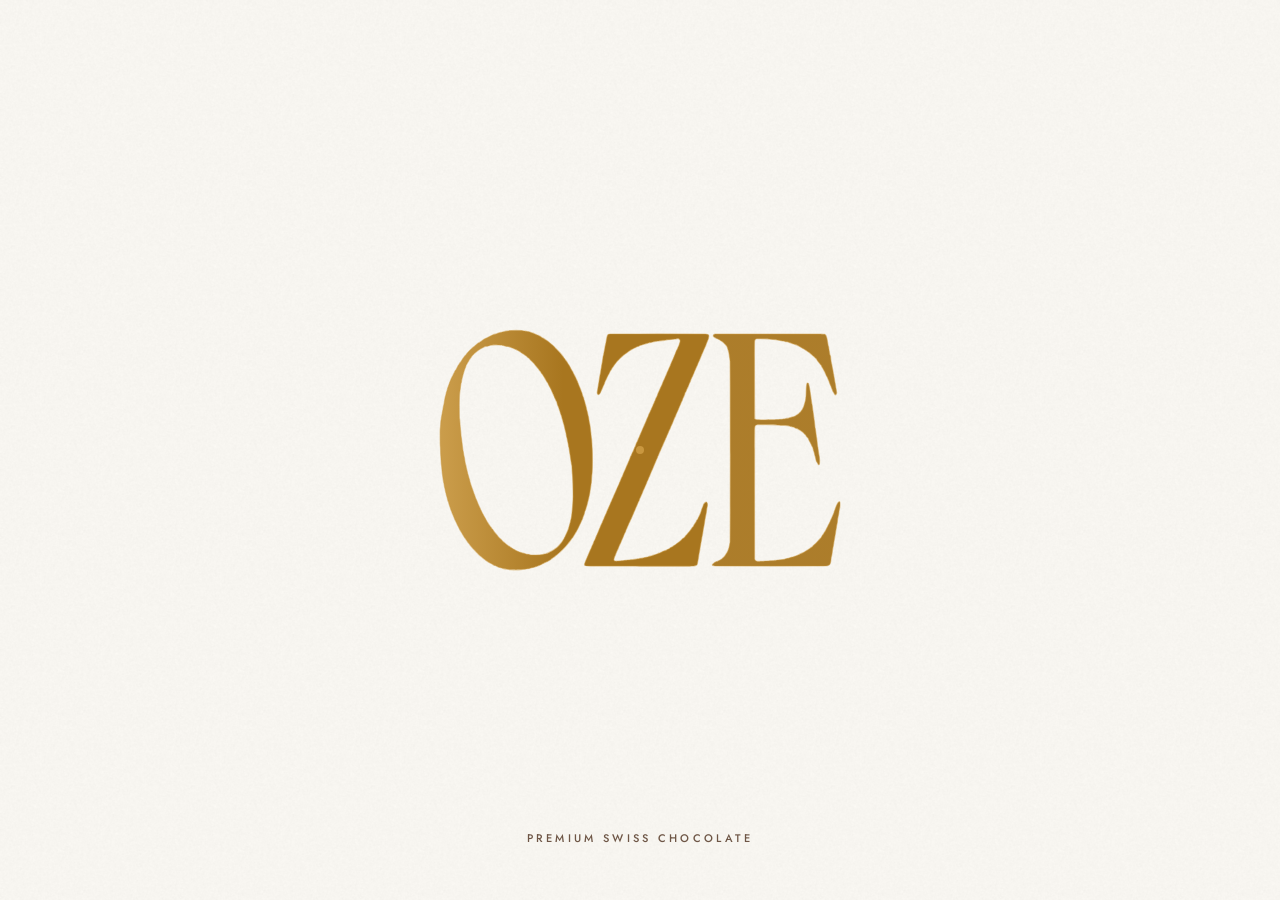
<file: index.html>
<!doctype html>
<html lang="en">
<head>
<meta charset="utf-8">
<meta name="viewport" content="width=device-width,initial-scale=1,viewport-fit=cover">
<title>OZE — Premium Swiss Chocolate · Riyadh</title>
<meta name="description" content="OZE — premium Swiss chocolate in Riyadh. Flavors, gift boxes and chocolate for weddings, engagements and every occasion. King Abdullah Rd, Al Mohammadiyyah.">
<meta name="theme-color" content="#FFFDF8">
<meta name="robots" content="index,follow,max-image-preview:large">
<link rel="canonical" href="https://oze-chocolate.vercel.app/">
<link rel="alternate" hreflang="en" href="https://oze-chocolate.vercel.app/">
<link rel="alternate" hreflang="ar" href="https://oze-chocolate.vercel.app/ar/">
<link rel="alternate" hreflang="x-default" href="https://oze-chocolate.vercel.app/">
<meta property="og:type" content="website">
<meta property="og:site_name" content="OZE">
<meta property="og:url" content="https://oze-chocolate.vercel.app/">
<meta property="og:title" content="OZE — Premium Swiss Chocolate · Riyadh">
<meta property="og:description" content="Premium Swiss chocolate in Riyadh. Flavors, gift boxes and chocolate for weddings and engagements. Working hours 1:00 PM – 11:00 PM, Friday 3:00 PM – 11:00 PM.">
<meta property="og:image" content="https://oze-chocolate.vercel.app/assets/img/og-image.png">
<meta property="og:image:width" content="1200">
<meta property="og:image:height" content="630">
<meta property="og:image:alt" content="OZE premium Swiss chocolate being poured">
<meta property="og:locale" content="en_US">
<meta property="og:locale:alternate" content="ar_SA">
<meta name="twitter:card" content="summary_large_image">
<meta name="twitter:title" content="OZE — Premium Swiss Chocolate · Riyadh">
<meta name="twitter:description" content="Premium Swiss chocolate in Riyadh for gifts, weddings and every occasion.">
<meta name="twitter:image" content="https://oze-chocolate.vercel.app/assets/img/og-image.png">
<link rel="icon" type="image/png" sizes="32x32" href="assets/img/icon-32.png">
<link rel="icon" type="image/png" sizes="192x192" href="assets/img/icon-192.png">
<link rel="apple-touch-icon" sizes="180x180" href="assets/img/icon-180.png">
<link rel="preload" href="assets/fonts/abril.woff2" as="font" type="font/woff2" crossorigin>
<link rel="preload" href="assets/fonts/jost.woff2" as="font" type="font/woff2" crossorigin>
<link rel="stylesheet" href="assets/styles.css">
<script type="application/ld+json">
{"@context":"https://schema.org","@graph":[
{"@type":"WebSite","@id":"https://oze-chocolate.vercel.app/#website","url":"https://oze-chocolate.vercel.app/","name":"OZE","alternateName":["أوز"],"inLanguage":["en","ar"],"publisher":{"@id":"https://oze-chocolate.vercel.app/#shop"}},
{"@type":"ChocolateShop","@id":"https://oze-chocolate.vercel.app/#shop","name":"OZE","alternateName":["أوز"],"url":"https://oze-chocolate.vercel.app/","logo":"https://oze-chocolate.vercel.app/assets/img/icon-512.png","image":"https://oze-chocolate.vercel.app/assets/img/pour-poster-d.jpg","description":"OZE is a premium Swiss chocolate shop in Riyadh. Handcrafted signature pieces, gift boxes, and chocolate for weddings, engagements, gatherings and gifts. Also known as أوز: شوكولاتة سويسرية فاخرة في الرياض.","telephone":"+966551004442","sameAs":["https://www.instagram.com/ozeksa"],"hasMap":"https://maps.app.goo.gl/UGUijWdSoDEHStFbA","geo":{"@type":"GeoCoordinates","latitude":24.7232009,"longitude":46.6520852},"address":{"@type":"PostalAddress","streetAddress":"King Abdullah Rd, Al Mohammadiyyah","addressLocality":"Riyadh","addressRegion":"Riyadh Province","addressCountry":"SA"},"areaServed":{"@type":"City","name":"Riyadh"},"contactPoint":{"@type":"ContactPoint","telephone":"+966551004442","contactType":"sales","areaServed":"SA","availableLanguage":["English","Arabic"]},"knowsLanguage":["English","Arabic"],"openingHoursSpecification":[{"@type":"OpeningHoursSpecification","dayOfWeek":["Saturday","Sunday","Monday","Tuesday","Wednesday","Thursday"],"opens":"13:00","closes":"23:00"},{"@type":"OpeningHoursSpecification","dayOfWeek":"Friday","opens":"15:00","closes":"23:00"}],"hasOfferCatalog":{"@type":"OfferCatalog","name":"OZE chocolates","itemListElement":[{"@type":"Offer","itemOffered":{"@type":"Product","name":"The OZE Seal","description":"Smooth milk chocolate with the red OZE seal on top."}},{"@type":"Offer","itemOffered":{"@type":"Product","name":"The Gilded Dome","description":"Chocolate dome covered in glossy ganache and finished with gold leaf."}},{"@type":"Offer","itemOffered":{"@type":"Product","name":"Cocoa Praline","description":"Hazelnut and caramel centre, dusted with gold and rolled in pure cocoa."}},{"@type":"Offer","itemOffered":{"@type":"Product","name":"Pistachio Kunafa","description":"Golden kunafa cups filled with pistachio cream, served beside white chocolate rose bites."}},{"@type":"Offer","itemOffered":{"@type":"Product","name":"Rose Kunafa","description":"Crisp kunafa wrapped around soft chocolate and finished with a touch of rose."}},{"@type":"Offer","itemOffered":{"@type":"Product","name":"The Crown","description":"Tall centrepiece of caramel shards and dark chocolate, made for the middle of the table."}}]}}
]}
</script>
</head>
<body>

<svg width="0" height="0" style="position:absolute" aria-hidden="true">
  <defs>
    <linearGradient id="ozeGold" x1="0" y1="1" x2="1" y2="0"><stop offset="0" stop-color="#A8761F"/><stop offset=".5" stop-color="#D3A655"/><stop offset="1" stop-color="#ECC987"/></linearGradient>
    <linearGradient id="ozeShine" gradientUnits="userSpaceOnUse" x1="-700" y1="0" x2="0" y2="0"><stop offset="0" stop-color="#A8761F"/><stop offset=".38" stop-color="#D3A655"/><stop offset=".5" stop-color="#FFF4D6"/><stop offset=".62" stop-color="#D3A655"/><stop offset="1" stop-color="#A8761F"/></linearGradient>
    <linearGradient id="ribbonGrad" x1="0" y1="0" x2="1" y2="1"><stop offset="0" stop-color="#F7E2B0"/><stop offset=".45" stop-color="#D3A655"/><stop offset="1" stop-color="#9C6B1C"/></linearGradient>
    <linearGradient id="ribbonDark" x1="0" y1="0" x2="0" y2="1"><stop offset="0" stop-color="#B8862F"/><stop offset="1" stop-color="#7A5214"/></linearGradient>
    <radialGradient id="wax" cx=".38" cy=".32" r=".8"><stop offset="0" stop-color="#FF5A5E"/><stop offset=".35" stop-color="#E3262F"/><stop offset=".8" stop-color="#A9111A"/><stop offset="1" stop-color="#7A0A10"/></radialGradient>
    <symbol id="oze-logo"></symbol>
  </defs>
</svg>

<!-- intro -->
<div class="intro" aria-hidden="true">
  <div class="intro__half intro__half--a"><svg class="intro__mark"></svg></div>
  <div class="intro__half intro__half--b"><svg class="intro__mark"></svg></div>
  <span class="intro__seam"></span>
  <div class="intro__meta label">Premium Swiss Chocolate</div>
</div>

<!-- header -->
<header class="header">
  <nav class="header__nav label" aria-label="Sections">
    <a href="#signatures" data-go="2">Flavors</a>
    <a href="#occasions" data-go="3">Occasions</a>
    <a href="#bespoke" data-go="4">Bespoke</a>
    <a href="#contact" data-go="5">Contact</a>
  </nav>
  <a href="#home" class="header__logo" data-go="0" aria-label="OZE, back to start"><svg viewBox="0 0 701 419.2"><use href="#oze-logo" fill="url(#ozeGold)"/></svg></a>
  <div class="header__right">
    <a class="lang-ico" href="ar/" lang="ar" hreflang="ar" aria-label="Switch to Arabic" title="العربية"><svg viewBox="0 0 24 24" aria-hidden="true"><circle cx="12" cy="12" r="9" fill="none" stroke="currentColor" stroke-width="1.3"/><path d="M3 12h18M12 3c2.5 2.7 3.8 5.7 3.8 9s-1.3 6.3-3.8 9c-2.5-2.7-3.8-5.7-3.8-9S9.5 5.7 12 3Z" fill="none" stroke="currentColor" stroke-width="1.3" stroke-linejoin="round"/></svg></a>
    <a class="tlink" href="https://wa.me/966551004442" target="_blank" rel="noopener">Order now <span class="ln"></span></a>
    <button class="menu-btn" aria-label="Open menu" data-menu-open><i></i></button>
  </div>
</header>

<nav class="dots" aria-label="Go to section">
  <button data-go="0"><span>Welcome</span><i></i></button>
  <button data-go="1"><span>Sealed by hand</span><i></i></button>
  <button data-go="2"><span>Flavors</span><i></i></button>
  <button data-go="3"><span>Occasions</span><i></i></button>
  <button data-go="4"><span>Bespoke</span><i></i></button>
  <button data-go="5"><span>Contact</span><i></i></button>
</nav>

<div class="scroll-hint label" aria-hidden="true"><i></i>Scroll</div>

<div class="menu paper" aria-hidden="true">
  <svg class="menu__logo" viewBox="0 0 701 419.2" aria-hidden="true"><use href="#oze-logo" fill="url(#ozeGold)"/></svg>
  <button class="menu__close" aria-label="Close menu" data-menu-close></button>
  <button class="m" data-go="0"><small>01</small>Welcome</button>
  <button class="m" data-go="2"><small>02</small>Flavors</button>
  <button class="m" data-go="3"><small>03</small>Occasions</button>
  <button class="m" data-go="4"><small>04</small>Bespoke</button>
  <button class="m" data-go="5"><small>05</small>Contact</button>
  <nav class="menu__social" aria-label="Quick links"><a href="https://wa.me/966551004442" target="_blank" rel="noopener" aria-label="WhatsApp" title="WhatsApp"><svg viewBox="0 0 24 24"><path d="M12 3.2a8.8 8.8 0 0 0-7.6 13.2L3.3 20.7l4.4-1.1A8.8 8.8 0 1 0 12 3.2Z"/><path d="M9.3 8.6c.2-.5.5-.6.8-.6h.4c.2 0 .4.1.5.4l.7 1.6c.1.3 0 .5-.1.6l-.5.6c-.1.2-.2.4 0 .6a7 7 0 0 0 3.2 3c.2.1.4 0 .5-.1l.6-.7c.2-.2.4-.2.6-.1l1.6.7c.3.1.4.3.4.5v.4c0 .4-.2.8-.6 1.1-.6.4-1.4.5-2.4.2a9.3 9.3 0 0 1-5.6-5.4c-.3-.9-.2-1.7.1-2.2Z"/></svg></a><a href="https://www.instagram.com/ozeksa" target="_blank" rel="noopener" aria-label="Instagram" title="Instagram"><svg viewBox="0 0 24 24"><rect x="3.6" y="3.6" width="16.8" height="16.8" rx="5"/><circle cx="12" cy="12" r="4"/><circle cx="17.1" cy="6.9" r=".6" fill="currentColor"/></svg></a><a href="tel:+966551004442" aria-label="Call" title="Call"><svg viewBox="0 0 24 24"><path d="M6.6 3.6h2.5l1.4 3.9-1.9 1.3a10.4 10.4 0 0 0 6.6 6.6l1.3-1.9 3.9 1.4v2.5a2 2 0 0 1-2.2 2A16.4 16.4 0 0 1 4.6 5.8a2 2 0 0 1 2-2.2Z"/></svg></a><a href="https://www.google.com/maps/dir/?api=1&amp;destination=24.7232009,46.6520852" target="_blank" rel="noopener" aria-label="Location" title="Location"><svg viewBox="0 0 24 24"><path d="M12 21s-6.8-6-6.8-11.2a6.8 6.8 0 0 1 13.6 0C18.8 15 12 21 12 21Z"/><circle cx="12" cy="9.8" r="2.4"/></svg></a></nav>
</div>

<main class="stage">

  <!-- 1 · welcome -->
  <section class="scene s-hero is-on" id="home" data-theme="dark" aria-label="Welcome">
    <div class="media"><video muted playsinline preload="auto" aria-hidden="true"></video></div>
    <div class="shade"></div>
    <div class="hero__body">
      <h1 class="d hero__title">
        <span class="mask"><span>Premium</span></span>
        <span class="mask"><span class="gold">Swiss</span></span>
        <span class="mask"><span>Chocolate</span></span>
      </h1>
      <div class="hero__side">
        <p>Handcrafted chocolate for gifts, weddings and every occasion, in the heart of Riyadh.</p>
        <p class="hours-line">Working hours <b>1:00 PM – 11:00 PM</b><br>Friday <b>3:00 PM – 11:00 PM</b></p>
        <div class="acts">
          <a class="btn btn--gold" href="https://wa.me/966551004442" target="_blank" rel="noopener"><span class="roll"><span>Order now</span><span>Order now</span></span><span class="ln"></span></a>
          <button class="tlink" data-go="2">Our chocolates</button>
        </div>
      </div>
    </div>
  </section>

  <!-- 2 · sealed by hand -->
  <section class="scene s-seal" data-theme="dark" aria-label="Sealed by hand">
    <div class="media"><video muted playsinline loop preload="none" aria-hidden="true"></video></div>
    <div class="shade"></div>
    <div class="seal-wrap">
      <div class="seal" aria-hidden="true">
        <span class="ripple"></span>
        <svg viewBox="0 0 240 240">
          <path d="M225.7,120.0 219.8,131.2 220.4,142.9 214.2,152.9 210.1,163.4 205.2,173.5 196.5,181.0 190.8,190.8 182.9,198.9 177.5,211.5 162.2,207.5 152.6,213.1 141.6,214.7 131.4,221.5 120.0,221.4 109.2,216.2 97.0,220.8 85.9,217.5 73.5,216.5 66.4,205.4 59.1,196.3 51.7,188.3 41.7,182.5 37.9,171.6 31.9,162.4 27.3,152.4 25.7,141.5 14.9,131.8 20.4,120.0 18.2,108.5 22.4,97.7 24.7,86.6 29.9,76.6 34.4,66.2 42.1,57.8 50.4,50.4 51.7,34.4 65.0,32.4 75.6,27.8 86.5,24.2 98.0,23.8 109.0,22.5 120.0,21.5 130.9,23.6 142.7,20.7 154.8,20.6 164.4,27.7 172.8,36.0 184.3,39.3 192.4,47.6 195.4,59.8 203.0,67.9 212.7,75.4 214.2,87.0 226.6,95.7 218.7,108.9Z" fill="#5E070C" transform="translate(2 5)" opacity=".55"/>
          <path d="M225.7,120.0 219.8,131.2 220.4,142.9 214.2,152.9 210.1,163.4 205.2,173.5 196.5,181.0 190.8,190.8 182.9,198.9 177.5,211.5 162.2,207.5 152.6,213.1 141.6,214.7 131.4,221.5 120.0,221.4 109.2,216.2 97.0,220.8 85.9,217.5 73.5,216.5 66.4,205.4 59.1,196.3 51.7,188.3 41.7,182.5 37.9,171.6 31.9,162.4 27.3,152.4 25.7,141.5 14.9,131.8 20.4,120.0 18.2,108.5 22.4,97.7 24.7,86.6 29.9,76.6 34.4,66.2 42.1,57.8 50.4,50.4 51.7,34.4 65.0,32.4 75.6,27.8 86.5,24.2 98.0,23.8 109.0,22.5 120.0,21.5 130.9,23.6 142.7,20.7 154.8,20.6 164.4,27.7 172.8,36.0 184.3,39.3 192.4,47.6 195.4,59.8 203.0,67.9 212.7,75.4 214.2,87.0 226.6,95.7 218.7,108.9Z" fill="url(#wax)"/>
          <circle cx="120" cy="120" r="78" fill="none" stroke="#8E0D14" stroke-width="3" opacity=".7"/>
          <circle cx="120" cy="121.5" r="78" fill="none" stroke="#FF8A8D" stroke-width="1.2" opacity=".35"/>
          <svg x="62" y="86.5" width="116" height="69.4" viewBox="0 0 701 419.2"><use href="#oze-logo" fill="#FF9A9C" opacity=".45" transform="translate(-6 -8)"/></svg>
          <svg x="62" y="86.5" width="116" height="69.4" viewBox="0 0 701 419.2"><use href="#oze-logo" fill="#6E0910" opacity=".8" transform="translate(6 10)"/></svg>
          <svg x="62" y="86.5" width="116" height="69.4" viewBox="0 0 701 419.2"><use href="#oze-logo" fill="#C81C25"/></svg>
          <ellipse cx="88" cy="62" rx="40" ry="13" fill="#FFFFFF" opacity=".16" transform="rotate(-28 88 62)"/>
        </svg>
      </div>
      <div class="seal-copy">
        <h2 class="d">Sealed by <span class="gold">hand.</span></h2>
        <p>Every piece is finished by hand and sealed with care, ready to be shared or given.</p>
      </div>
    </div>
  </section>

  <!-- 3 · signatures -->
  <section class="scene s-sig paper" id="signatures" data-theme="light" aria-label="Flavors">
    <div class="inner">
      <div class="sig__text">
        <p class="sig__kicker label" aria-hidden="true">Flavors</p>
        <div class="sig__head"><h2 class="d" style="font-size:clamp(24px,2.2vw,36px)">Our flavors</h2><div class="sig__count"><b data-sig-n>01</b> <span>/ 06</span></div></div>
        <div class="sig__names">
          <h3 class="d sig__name">The OZE Seal</h3>
          <h3 class="d sig__name">The Gilded Dome</h3>
          <h3 class="d sig__name">Cocoa Praline</h3>
          <h3 class="d sig__name">Pistachio Kunafa</h3>
          <h3 class="d sig__name">Rose Kunafa</h3>
          <h3 class="d sig__name">The Crown</h3>
        </div>
        <div class="sig__descs">
          <p class="sig__desc">Smooth milk chocolate with our red seal on top. The piece our guests know us by.</p>
          <p class="sig__desc">A chocolate dome covered in glossy ganache and finished with a leaf of gold.</p>
          <p class="sig__desc">A hazelnut and caramel centre, dusted with gold and rolled in pure cocoa.</p>
          <p class="sig__desc">Golden kunafa cups filled with pistachio cream, served beside white chocolate rose bites.</p>
          <p class="sig__desc">Crisp kunafa wrapped around soft chocolate and finished with a touch of rose.</p>
          <p class="sig__desc">A tall centrepiece of caramel shards and dark chocolate, made for the middle of the table.</p>
        </div>
        <div class="sig__thumbs" role="tablist" aria-label="Choose a piece"><button class="th" data-sig="0" aria-label="The OZE Seal"><img src="assets/img/seal-m.webp" alt="" decoding="async"></button><button class="th" data-sig="1" aria-label="The Gilded Dome"><img src="assets/img/dome-m.webp" alt="" decoding="async"></button><button class="th" data-sig="2" aria-label="Cocoa Praline"><img src="assets/img/praline-m.webp" alt="" decoding="async"></button><button class="th" data-sig="3" aria-label="Pistachio Kunafa"><img src="assets/img/kunafa-m.webp" alt="" decoding="async"></button><button class="th" data-sig="4" aria-label="Rose Kunafa"><img src="assets/img/pedestal-m.webp" alt="" decoding="async"></button><button class="th" data-sig="5" aria-label="The Crown"><img src="assets/img/crown-m.webp" alt="" decoding="async"></button></div>
        <div><a class="tlink" href="https://www.instagram.com/ozeksa" target="_blank" rel="noopener">See more on Instagram <span class="ln"></span></a></div>
      </div>
      <div class="sig__frame">
        <span class="sig__num" data-sig-n2>01</span>
        <figure><img src="assets/img/seal-m.webp" srcset="assets/img/seal-m.webp 1080w, assets/img/seal.webp 1392w" sizes="(max-width:900px) 100vw, 45vw" alt="OZE chocolates with red seals" decoding="async"></figure>
        <figure><img src="assets/img/dome-m.webp" srcset="assets/img/dome-m.webp 1080w, assets/img/dome.webp 1848w" sizes="(max-width:900px) 100vw, 45vw" alt="A chocolate dome covered in ganache with gold leaf" decoding="async"></figure>
        <figure><img src="assets/img/praline-m.webp" srcset="assets/img/praline-m.webp 1080w, assets/img/praline.webp 1828w" sizes="(max-width:900px) 100vw, 45vw" alt="A praline cut in half, resting in cocoa" decoding="async"></figure>
        <figure><img src="assets/img/kunafa-m.webp" srcset="assets/img/kunafa-m.webp 1080w, assets/img/kunafa.webp 1904w" sizes="(max-width:900px) 100vw, 45vw" alt="A platter of pistachio kunafa and rose bites" decoding="async"></figure>
        <figure><img src="assets/img/pedestal-m.webp" srcset="assets/img/pedestal-m.webp 1080w, assets/img/pedestal.webp 1764w" sizes="(max-width:900px) 100vw, 45vw" alt="Rose kunafa rounds on a glass stand" decoding="async"></figure>
        <figure><img src="assets/img/crown-m.webp" srcset="assets/img/crown-m.webp 1080w, assets/img/crown.webp 1908w" sizes="(max-width:900px) 100vw, 45vw" alt="A centrepiece of caramel shards and chocolate" decoding="async"></figure>
      </div>
    </div>
  </section>

  <!-- 4 · the box → occasions -->
  <section class="scene s-box paper" id="occasions" data-theme="light" aria-label="Occasions">
    <div class="box-copy">
      <h2 class="d">Open <span class="gold">the box.</span></h2>
      <p class="lead" style="text-align:center">Scroll to see the occasions we prepare for.</p>
    </div>
    <div class="gift" aria-hidden="true">
      <div class="gift__shadow"></div>
      <div class="gift__base"><div class="ribbon ribbon--h"></div><div class="ribbon ribbon--v"></div></div>
      <div class="gift__inside"></div>
      <div class="gift__lid"><div class="ribbon ribbon--v"></div></div>
      <svg class="bow" viewBox="0 0 200 130">
        <path class="tail" d="M94 72 L66 126 L78 119 L86 129 L104 76 Z" fill="url(#ribbonDark)"/>
        <path class="tail" d="M106 72 L134 126 L122 119 L114 129 L96 76 Z" fill="url(#ribbonDark)"/>
        <g class="loop loop--l"><path d="M100 66 C76 18 18 16 20 56 C22 94 74 90 100 72 Z" fill="url(#ribbonGrad)"/><path d="M100 68 C80 44 44 42 40 58 C46 70 76 74 100 70 Z" fill="#7A5214" opacity=".45"/></g>
        <g class="loop loop--r"><path d="M100 66 C124 18 182 16 180 56 C178 94 126 90 100 72 Z" fill="url(#ribbonGrad)"/><path d="M100 68 C120 44 156 42 160 58 C154 70 124 74 100 70 Z" fill="#7A5214" opacity=".45"/></g>
        <rect class="knot" x="86" y="56" width="28" height="24" rx="8" fill="url(#ribbonGrad)"/>
      </svg>
      <svg class="tag" viewBox="0 0 100 112">
        <path d="M30 0 L40 22" stroke="#8A6420" stroke-width="1.6" fill="none"/>
        <path d="M50 16c11 0 19 7 20 17 10 1 17 9 17 20s-7 19-17 20c-1 10-9 17-20 17s-19-7-20-17c-10-1-17-9-17-20s7-19 17-20c1-10 9-17 20-17Z" fill="#4A2A1A"/>
        <svg x="27" y="40" width="46" height="27.5" viewBox="0 0 701 419.2"><use href="#oze-logo" fill="url(#ozeGold)"/></svg>
      </svg>
    </div>
    <div class="occ">
      <div class="occ__img"><img src="assets/img/wedding-m.webp" srcset="assets/img/wedding-m.webp 1080w, assets/img/wedding.webp 1860w" sizes="100vw" alt="OZE chocolates on a wedding table with flowers" style="object-position:50% 66%" decoding="async"></div>
      <div class="occ__img"><img src="assets/img/domes-m.webp" srcset="assets/img/domes-m.webp 1080w, assets/img/domes.webp 1892w" sizes="100vw" alt="White dome desserts personalised with an initial" style="object-position:50% 52%" decoding="async"></div>
      <div class="occ__img"><img src="assets/img/service-m.webp" srcset="assets/img/service-m.webp 1080w, assets/img/service.webp 1872w" sizes="100vw" alt="A chocolate tray served by staff in white gloves" style="object-position:50% 64%" decoding="async"></div>
      <div class="occ__img"><img src="assets/img/box-m.webp" srcset="assets/img/box-m.webp 1080w, assets/img/box.webp 1848w" sizes="100vw" alt="OZE gift boxes filled with chocolates" style="object-position:50% 64%" decoding="async"></div>
      <div class="occ__veil"></div>
      <div class="occ__text">
        <div class="occ__names">
          <div class="occ__name"><h3 class="d">Weddings</h3></div>
          <div class="occ__name"><h3 class="d">Engagements</h3></div>
          <div class="occ__name"><h3 class="d">Gatherings</h3></div>
          <div class="occ__name"><h3 class="d">Gifts</h3></div>
        </div>
        <div class="occ__side">
          <div class="occ__descs">
            <p>Chocolate trays and table centrepieces designed to match the colours of your wedding.</p>
            <p>Small pieces with your initials on them, for an engagement your guests will remember.</p>
            <p>Our team serves the chocolate to your guests at receptions, majlis and family gatherings.</p>
            <p>Gift boxes in every size, wrapped and ready to give.</p>
          </div>
          <div class="occ__count label"><b data-occ-n>01</b><span class="bar"><i></i></span>04</div>
        </div>
      </div>
    </div>
  </section>

  <!-- 5 · bespoke -->
  <section class="scene s-bespoke" id="bespoke" data-theme="light" aria-label="Bespoke">
    <div class="blinds" aria-hidden="true"><i></i><i></i><i></i><i></i><i></i><i></i></div>
    <div class="inner">
      <div class="bes__head">
        <h2 class="d">Made for<br><span class="gold">your occasion.</span></h2>
        <p>Tell us about your event and we will prepare everything for you, down to the last piece.</p>
      </div>
      <div class="steps">
        <article class="step"><div class="step__n">01</div><h3 class="d">Tell us the occasion</h3><p>A wedding, an engagement, a company event or a simple gift.</p></article>
        <article class="step"><div class="step__n">02</div><h3 class="d">Choose how to serve it</h3><p>Chocolate trays, gift boxes or a full table set up for your guests.</p></article>
        <article class="step"><div class="step__n">03</div><h3 class="d">Make it personal</h3><p>We add your names, initials or company logo to the chocolate.</p></article>
      </div>
      <div class="bes__cta"><button class="btn btn--gold" data-go="5"><span class="roll"><span>Plan your occasion</span><span>Plan your occasion</span></span><span class="ln"></span></button></div>
    </div>
  </section>

  <!-- 6 · contact -->
  <section class="scene s-contact paper" id="contact" data-theme="light" aria-label="Contact">
    <div class="inner">
      <div class="c-center">
        <svg class="c-logo" viewBox="0 0 701 419.2" role="img" aria-label="OZE"><use href="#oze-logo" fill="url(#ozeGold)"/></svg>
        <p class="tagline">Premium Swiss Chocolate</p>
        <div class="hours"><div><b>Working hours</b> &nbsp;1:00 PM – 11:00 PM</div><div><b>Friday</b> &nbsp;3:00 PM – 11:00 PM</div></div>
        <div class="c-status"><i class="dot" data-dot></i><span data-status>Open now</span></div>
      </div>

      <div class="tabs" role="tablist">
        <button class="on" data-tab="0" role="tab">Request</button>
        <button data-tab="1" role="tab">Contact</button>
        <button data-tab="2" role="tab">Location</button>
      </div>

      <div class="pane pane--form on" data-pane="0">
        <h3 class="d col-title">Plan your occasion</h3>
        <p class="ask">Leave your details and we will call you back.</p>
        <form class="form" novalidate>
          <div class="form__fields">
            <div class="row2">
              <div class="field"><input id="f-name" name="name" type="text" placeholder=" " autocomplete="name" required><label for="f-name">Your name</label></div>
              <div class="field"><input id="f-phone" name="phone" type="tel" placeholder=" " autocomplete="tel" required><label for="f-phone">Phone number</label></div>
            </div>
            <div class="chips" role="radiogroup" aria-label="Occasion">
              <input type="radio" name="occasion" id="o1" value="Wedding" checked><label for="o1">Wedding</label>
              <input type="radio" name="occasion" id="o2" value="Engagement"><label for="o2">Engagement</label>
              <input type="radio" name="occasion" id="o3" value="Company event"><label for="o3">Company event</label>
              <input type="radio" name="occasion" id="o4" value="Gift"><label for="o4">Gift</label>
            </div>
            <div class="row2">
              <div class="field"><input id="f-date" name="date" type="text" placeholder=" " onfocus="this.type='date'"><label for="f-date">Event date</label></div>
              <div class="field"><input id="f-guests" name="guests" type="number" min="1" inputmode="numeric" placeholder=" "><label for="f-guests">Number of guests</label></div>
            </div>
            <div class="field"><textarea id="f-msg" name="message" rows="2" placeholder=" "></textarea><label for="f-msg">Anything else we should know?</label></div>
            <div><button class="btn btn--gold" type="submit"><span class="roll"><span>Send request</span><span>Send request</span></span><span class="ln"></span></button></div>
            <p class="note" data-note></p>
          </div>
          <div class="form__done" role="status"><h4 class="d">Thank you.</h4><p class="note">We received your request and will call you soon.</p></div>
        </form>
      </div>

      <div class="pane pane--links" data-pane="1">
        <h3 class="d col-title">Visit us</h3>
        <div class="links">
          <a class="link" href="https://wa.me/966551004442" target="_blank" rel="noopener">
            <span class="ico"><svg viewBox="0 0 24 24"><path class="draw" style="--len:60" d="M12 3.2a8.8 8.8 0 0 0-7.6 13.2L3.3 20.7l4.4-1.1A8.8 8.8 0 1 0 12 3.2Z"/><path class="draw" style="--len:40" d="M9.3 8.6c.2-.5.5-.6.8-.6h.4c.2 0 .4.1.5.4l.7 1.6c.1.3 0 .5-.1.6l-.5.6c-.1.2-.2.4 0 .6a7 7 0 0 0 3.2 3c.2.1.4 0 .5-.1l.6-.7c.2-.2.4-.2.6-.1l1.6.7c.3.1.4.3.4.5v.4c0 .4-.2.8-.6 1.1-.6.4-1.4.5-2.4.2a9.3 9.3 0 0 1-5.6-5.4c-.3-.9-.2-1.7.1-2.2Z"/></svg></span>
            <span><span class="lab">WhatsApp</span><span class="val">Message us</span></span><span class="ln"></span>
          </a>
          <a class="link" href="tel:+966551004442">
            <span class="ico"><svg viewBox="0 0 24 24"><path class="draw" style="--len:64" d="M6.6 3.6h2.5l1.4 3.9-1.9 1.3a10.4 10.4 0 0 0 6.6 6.6l1.3-1.9 3.9 1.4v2.5a2 2 0 0 1-2.2 2A16.4 16.4 0 0 1 4.6 5.8a2 2 0 0 1 2-2.2Z"/></svg></span>
            <span><span class="lab">Call</span><span class="val">+966 55 100 4442</span></span><span class="ln"></span>
          </a>
          <a class="link" href="https://www.instagram.com/ozeksa" target="_blank" rel="noopener">
            <span class="ico"><svg viewBox="0 0 24 24"><rect class="draw" style="--len:70" x="3.6" y="3.6" width="16.8" height="16.8" rx="5"/><circle class="draw" style="--len:26" cx="12" cy="12" r="4"/><circle class="f" cx="17.1" cy="6.9" r=".95"/></svg></span>
            <span><span class="lab">Instagram</span><span class="val">@ozeksa</span></span><span class="ln"></span>
          </a>
        </div>
        <div class="dlv">
          <h4 class="d dlv__title">Delivery apps</h4>
          <div class="dlv__tiles">
            <div class="dlv__tile" role="img" aria-label="The Chefz"><span class="dlv__logo dlv__logo--chefz">The Chefz</span></div>
            <div class="dlv__tile" role="img" aria-label="Jahez"><span class="dlv__logo dlv__logo--jahez">jahez</span></div>
          </div>
        </div>
      </div>

      <div class="pane pane--map" data-pane="2">
        <div class="map" data-lat="24.7232009" data-lng="46.6520852">
          <div class="map__tag"><i></i>Find us in Riyadh</div>
          <div class="map__art" aria-hidden="true">
            <svg viewBox="0 0 400 225" preserveAspectRatio="xMidYMid slice">
              <g fill="none" stroke-linecap="round">
                <path d="M40 -10 L60 240M200 -10 L214 240M360 -10 L340 240M-10 100 L420 85M-10 30 L420 5" stroke="#C9973F" stroke-opacity=".18"/>
                <path d="M120 -10 L150 240M300 -10 L268 240" stroke="#C9973F" stroke-opacity=".35" stroke-width="3"/>
                <path d="M-10 150 C80 140 160 120 232 104 S360 70 420 60" stroke="#C9973F" stroke-width="8" stroke-opacity=".5"/>
                <path d="M-10 150 C80 140 160 120 232 104 S360 70 420 60" stroke="#FFFDF8" stroke-width="3"/>
              </g>
              <text x="44" y="140" fill="#A8761F" font-size="7" letter-spacing="2.4" font-family="Jost, sans-serif" transform="rotate(-6 44 140)">KING ABDULLAH RD</text>
              <g transform="translate(232 70)"><path d="M0 34s-12-10.8-12-21.4a12 12 0 0 1 24 0C12 23.2 0 34 0 34Z" fill="url(#ozeGold)"/><circle cy="12.6" r="4.6" fill="#FFFDF8"/></g>
            </svg>
          </div>
          <div class="map__gl" aria-label="Map showing the OZE boutique on King Abdullah Road"></div>
          <div class="map__card"><span><b>OZE Boutique</b><small>King Abdullah Rd, Al Mohammadiyyah</small></span><a href="https://www.google.com/maps/dir/?api=1&amp;destination=24.7232009,46.6520852" target="_blank" rel="noopener">Directions</a></div>
        </div>
      </div>
    </div>
    <div class="c-foot"><span>© <span data-year>2026</span> OZE · Riyadh</span><span>King Abdullah Rd, Al Mohammadiyyah</span></div>
  </section>
</main>

<div class="veil" aria-hidden="true"></div>
<div class="cursor" aria-hidden="true"></div>

<script src="assets/logo.js"></script>
<script src="assets/vendor/gsap.min.js"></script>
<script src="assets/app.js"></script>
</body>
</html>
</file>
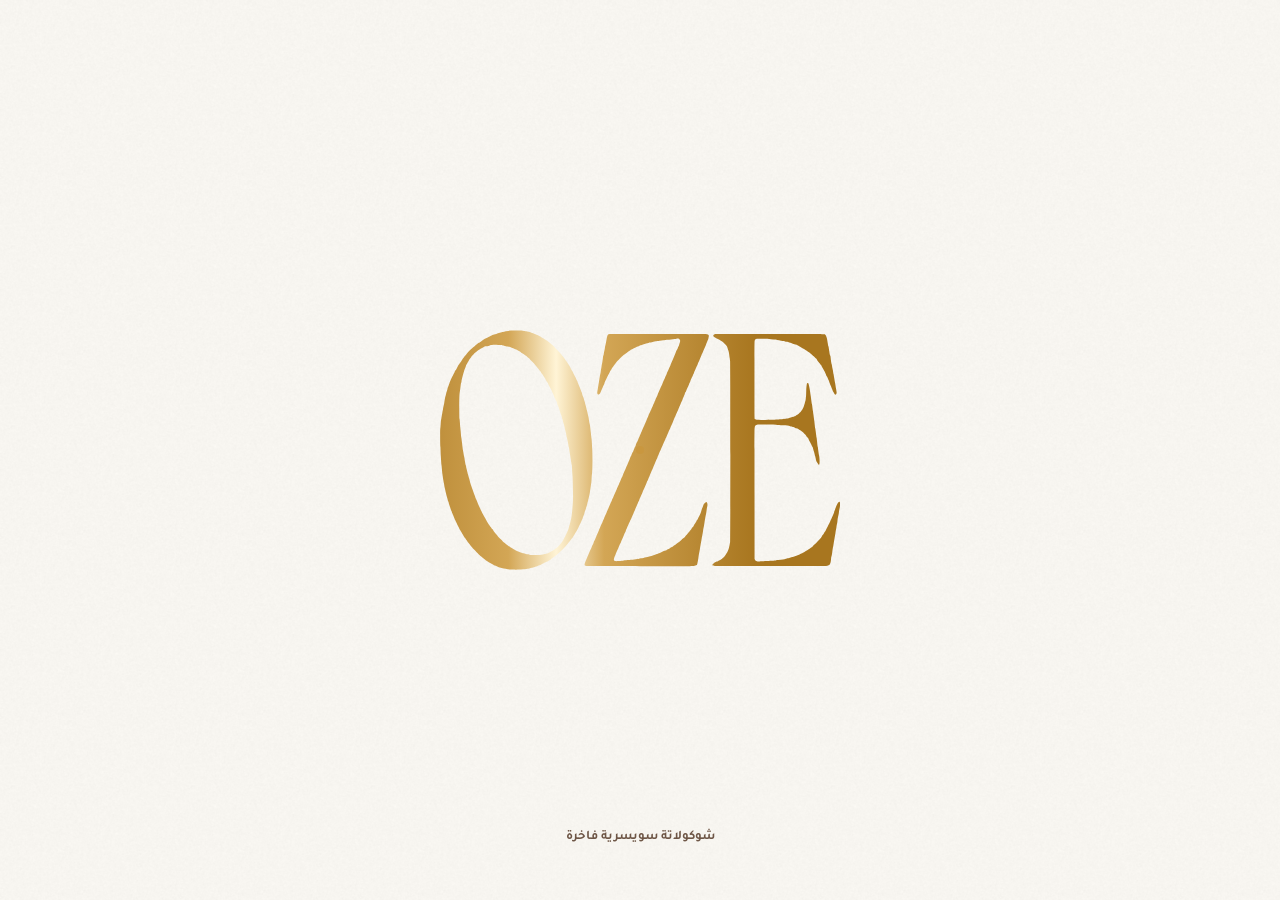
<file: ar/index.html>
<!doctype html>
<html lang="ar" dir="rtl">
<head>
<meta charset="utf-8">
<meta name="viewport" content="width=device-width,initial-scale=1,viewport-fit=cover">
<title>أوز — شوكولاتة سويسرية فاخرة · الرياض</title>
<meta name="description" content="أوز — شوكولاتة سويسرية فاخرة في الرياض. قطع مميزة، علب هدايا، وشوكولاتة للأفراح والخطوبات وكل مناسبة. طريق الملك عبدالله، حي المحمدية.">
<meta name="theme-color" content="#FFFDF8">
<meta name="robots" content="index,follow,max-image-preview:large">
<link rel="canonical" href="https://oze-chocolate.vercel.app/ar/">
<link rel="alternate" hreflang="ar" href="https://oze-chocolate.vercel.app/ar/">
<link rel="alternate" hreflang="en" href="https://oze-chocolate.vercel.app/">
<link rel="alternate" hreflang="x-default" href="https://oze-chocolate.vercel.app/">
<meta property="og:type" content="website">
<meta property="og:site_name" content="أوز">
<meta property="og:url" content="https://oze-chocolate.vercel.app/ar/">
<meta property="og:title" content="أوز — شوكولاتة سويسرية فاخرة · الرياض">
<meta property="og:description" content="شوكولاتة سويسرية فاخرة في الرياض للهدايا والأفراح وكل مناسبة. ساعات العمل من 1:00 م إلى 11:00 م، والجمعة من 3:00 م إلى 11:00 م.">
<meta property="og:image" content="https://oze-chocolate.vercel.app/assets/img/og-image.png">
<meta property="og:image:width" content="1200">
<meta property="og:image:height" content="630">
<meta property="og:image:alt" content="شوكولاتة أوز السويسرية الفاخرة تُسكب">
<meta property="og:locale" content="ar_SA">
<meta property="og:locale:alternate" content="en_US">
<meta name="twitter:card" content="summary_large_image">
<meta name="twitter:title" content="أوز — شوكولاتة سويسرية فاخرة · الرياض">
<meta name="twitter:description" content="شوكولاتة سويسرية فاخرة في الرياض للهدايا والأفراح وكل مناسبة.">
<meta name="twitter:image" content="https://oze-chocolate.vercel.app/assets/img/og-image.png">
<link rel="icon" type="image/png" sizes="32x32" href="../assets/img/icon-32.png">
<link rel="icon" type="image/png" sizes="192x192" href="../assets/img/icon-192.png">
<link rel="apple-touch-icon" sizes="180x180" href="../assets/img/icon-180.png">
<link rel="preconnect" href="https://fonts.googleapis.com">
<link rel="preconnect" href="https://fonts.gstatic.com" crossorigin>
<link rel="stylesheet" href="https://fonts.googleapis.com/css2?family=Tajawal:wght@400;500;700;800&display=swap">
<link rel="preload" href="../assets/fonts/abril.woff2" as="font" type="font/woff2" crossorigin>
<link rel="preload" href="../assets/fonts/jost.woff2" as="font" type="font/woff2" crossorigin>
<link rel="stylesheet" href="../assets/styles.css">
<link rel="stylesheet" href="../assets/ar.css">
<script type="application/ld+json">
{"@context":"https://schema.org","@graph":[
{"@type":"WebSite","@id":"https://oze-chocolate.vercel.app/#website","url":"https://oze-chocolate.vercel.app/","name":"OZE","alternateName":["أوز"],"inLanguage":["en","ar"],"publisher":{"@id":"https://oze-chocolate.vercel.app/#shop"}},
{"@type":"ChocolateShop","@id":"https://oze-chocolate.vercel.app/#shop","name":"أوز","alternateName":["OZE"],"url":"https://oze-chocolate.vercel.app/ar/","inLanguage":"ar","logo":"https://oze-chocolate.vercel.app/assets/img/icon-512.png","image":"https://oze-chocolate.vercel.app/assets/img/pour-poster-d.jpg","description":"أوز شوكولاتة سويسرية فاخرة في الرياض: قطع مميزة مصنوعة يدوياً، وعلب هدايا، وشوكولاتة للأفراح والخطوبات والمجالس والهدايا.","telephone":"+966551004442","sameAs":["https://www.instagram.com/ozeksa"],"hasMap":"https://maps.app.goo.gl/UGUijWdSoDEHStFbA","geo":{"@type":"GeoCoordinates","latitude":24.7232009,"longitude":46.6520852},"address":{"@type":"PostalAddress","streetAddress":"طريق الملك عبدالله، حي المحمدية","addressLocality":"الرياض","addressRegion":"منطقة الرياض","addressCountry":"SA"},"areaServed":{"@type":"City","name":"الرياض"},"contactPoint":{"@type":"ContactPoint","telephone":"+966551004442","contactType":"sales","areaServed":"SA","availableLanguage":["Arabic","English"]},"knowsLanguage":["Arabic","English"],"openingHoursSpecification":[{"@type":"OpeningHoursSpecification","dayOfWeek":["Saturday","Sunday","Monday","Tuesday","Wednesday","Thursday"],"opens":"13:00","closes":"23:00"},{"@type":"OpeningHoursSpecification","dayOfWeek":"Friday","opens":"15:00","closes":"23:00"}]}
]}
</script>
</head>
<body>

<svg width="0" height="0" style="position:absolute" aria-hidden="true">
  <defs>
    <linearGradient id="ozeGold" x1="0" y1="1" x2="1" y2="0"><stop offset="0" stop-color="#A8761F"/><stop offset=".5" stop-color="#D3A655"/><stop offset="1" stop-color="#ECC987"/></linearGradient>
    <linearGradient id="ozeShine" gradientUnits="userSpaceOnUse" x1="-700" y1="0" x2="0" y2="0"><stop offset="0" stop-color="#A8761F"/><stop offset=".38" stop-color="#D3A655"/><stop offset=".5" stop-color="#FFF4D6"/><stop offset=".62" stop-color="#D3A655"/><stop offset="1" stop-color="#A8761F"/></linearGradient>
    <linearGradient id="ribbonGrad" x1="0" y1="0" x2="1" y2="1"><stop offset="0" stop-color="#F7E2B0"/><stop offset=".45" stop-color="#D3A655"/><stop offset="1" stop-color="#9C6B1C"/></linearGradient>
    <linearGradient id="ribbonDark" x1="0" y1="0" x2="0" y2="1"><stop offset="0" stop-color="#B8862F"/><stop offset="1" stop-color="#7A5214"/></linearGradient>
    <radialGradient id="wax" cx=".38" cy=".32" r=".8"><stop offset="0" stop-color="#FF5A5E"/><stop offset=".35" stop-color="#E3262F"/><stop offset=".8" stop-color="#A9111A"/><stop offset="1" stop-color="#7A0A10"/></radialGradient>
    <symbol id="oze-logo"></symbol>
  </defs>
</svg>

<!-- intro -->
<div class="intro" aria-hidden="true">
  <div class="intro__half intro__half--a"><svg class="intro__mark"></svg></div>
  <div class="intro__half intro__half--b"><svg class="intro__mark"></svg></div>
  <span class="intro__seam"></span>
  <div class="intro__meta label">شوكولاتة سويسرية فاخرة</div>
</div>

<!-- header -->
<header class="header">
  <nav class="header__nav label" aria-label="الأقسام">
    <a href="#signatures" data-go="2">النكهات</a>
    <a href="#occasions" data-go="3">المناسبات</a>
    <a href="#bespoke" data-go="4">الطلبات الخاصة</a>
    <a href="#contact" data-go="5">تواصل معنا</a>
  </nav>
  <a href="#home" class="header__logo" data-go="0" aria-label="أوز، العودة إلى البداية"><svg viewBox="0 0 701 419.2"><use href="#oze-logo" fill="url(#ozeGold)"/></svg></a>
  <div class="header__right">
    <a class="lang-ico" href="../" lang="en" hreflang="en" aria-label="التبديل إلى الإنكليزية" title="English"><svg viewBox="0 0 24 24" aria-hidden="true"><circle cx="12" cy="12" r="9" fill="none" stroke="currentColor" stroke-width="1.3"/><path d="M3 12h18M12 3c2.5 2.7 3.8 5.7 3.8 9s-1.3 6.3-3.8 9c-2.5-2.7-3.8-5.7-3.8-9S9.5 5.7 12 3Z" fill="none" stroke="currentColor" stroke-width="1.3" stroke-linejoin="round"/></svg></a>
    <a class="tlink" href="https://wa.me/966551004442" target="_blank" rel="noopener">اطلب الآن <span class="ln"></span></a>
    <button class="menu-btn" aria-label="فتح القائمة" data-menu-open><i></i></button>
  </div>
</header>

<nav class="dots" aria-label="انتقل إلى القسم">
  <button data-go="0"><span>مرحباً</span><i></i></button>
  <button data-go="1"><span>مختومة يدوياً</span><i></i></button>
  <button data-go="2"><span>النكهات</span><i></i></button>
  <button data-go="3"><span>المناسبات</span><i></i></button>
  <button data-go="4"><span>الطلبات الخاصة</span><i></i></button>
  <button data-go="5"><span>تواصل معنا</span><i></i></button>
</nav>

<div class="scroll-hint label" aria-hidden="true"><i></i>مرّر</div>

<div class="menu paper" aria-hidden="true">
  <svg class="menu__logo" viewBox="0 0 701 419.2" aria-hidden="true"><use href="#oze-logo" fill="url(#ozeGold)"/></svg>
  <button class="menu__close" aria-label="إغلاق القائمة" data-menu-close></button>
  <button class="m" data-go="0"><small>01</small>مرحباً</button>
  <button class="m" data-go="2"><small>02</small>النكهات</button>
  <button class="m" data-go="3"><small>03</small>المناسبات</button>
  <button class="m" data-go="4"><small>04</small>الطلبات الخاصة</button>
  <button class="m" data-go="5"><small>05</small>تواصل معنا</button>
  <nav class="menu__social" aria-label="روابط سريعة"><a href="https://wa.me/966551004442" target="_blank" rel="noopener" aria-label="WhatsApp" title="واتساب"><svg viewBox="0 0 24 24"><path d="M12 3.2a8.8 8.8 0 0 0-7.6 13.2L3.3 20.7l4.4-1.1A8.8 8.8 0 1 0 12 3.2Z"/><path d="M9.3 8.6c.2-.5.5-.6.8-.6h.4c.2 0 .4.1.5.4l.7 1.6c.1.3 0 .5-.1.6l-.5.6c-.1.2-.2.4 0 .6a7 7 0 0 0 3.2 3c.2.1.4 0 .5-.1l.6-.7c.2-.2.4-.2.6-.1l1.6.7c.3.1.4.3.4.5v.4c0 .4-.2.8-.6 1.1-.6.4-1.4.5-2.4.2a9.3 9.3 0 0 1-5.6-5.4c-.3-.9-.2-1.7.1-2.2Z"/></svg></a><a href="https://www.instagram.com/ozeksa" target="_blank" rel="noopener" aria-label="Instagram" title="إنستغرام"><svg viewBox="0 0 24 24"><rect x="3.6" y="3.6" width="16.8" height="16.8" rx="5"/><circle cx="12" cy="12" r="4"/><circle cx="17.1" cy="6.9" r=".6" fill="currentColor"/></svg></a><a href="tel:+966551004442" aria-label="اتصل" title="اتصل"><svg viewBox="0 0 24 24"><path d="M6.6 3.6h2.5l1.4 3.9-1.9 1.3a10.4 10.4 0 0 0 6.6 6.6l1.3-1.9 3.9 1.4v2.5a2 2 0 0 1-2.2 2A16.4 16.4 0 0 1 4.6 5.8a2 2 0 0 1 2-2.2Z"/></svg></a><a href="https://www.google.com/maps/dir/?api=1&amp;destination=24.7232009,46.6520852" target="_blank" rel="noopener" aria-label="الموقع" title="الموقع"><svg viewBox="0 0 24 24"><path d="M12 21s-6.8-6-6.8-11.2a6.8 6.8 0 0 1 13.6 0C18.8 15 12 21 12 21Z"/><circle cx="12" cy="9.8" r="2.4"/></svg></a></nav>
</div>

<main class="stage">

  <!-- 1 · welcome -->
  <section class="scene s-hero is-on" id="home" data-theme="dark" aria-label="مرحباً">
    <div class="media"><video muted playsinline preload="auto" aria-hidden="true"></video></div>
    <div class="shade"></div>
    <div class="hero__body">
      <h1 class="d hero__title">
        <span class="mask"><span>شوكولاتة</span></span>
        <span class="mask"><span class="gold">سويسرية</span></span>
        <span class="mask"><span>فاخرة</span></span>
      </h1>
      <div class="hero__side">
        <p>شوكولاتة مصنوعة يدوياً للهدايا والأفراح ولكل مناسبة، في قلب الرياض.</p>
        <p class="hours-line">ساعات العمل <b>1:00 م – 11:00 م</b><br>الجمعة <b>3:00 م – 11:00 م</b></p>
        <div class="acts">
          <a class="btn btn--gold" href="https://wa.me/966551004442" target="_blank" rel="noopener"><span class="roll"><span>اطلب الآن</span><span>اطلب الآن</span></span><span class="ln"></span></a>
          <button class="tlink" data-go="2">نكهاتنا</button>
        </div>
      </div>
    </div>
  </section>

  <!-- 2 · sealed by hand -->
  <section class="scene s-seal" data-theme="dark" aria-label="مختومة يدوياً">
    <div class="media"><video muted playsinline loop preload="none" aria-hidden="true"></video></div>
    <div class="shade"></div>
    <div class="seal-wrap">
      <div class="seal" aria-hidden="true">
        <span class="ripple"></span>
        <svg viewBox="0 0 240 240">
          <path d="M225.7,120.0 219.8,131.2 220.4,142.9 214.2,152.9 210.1,163.4 205.2,173.5 196.5,181.0 190.8,190.8 182.9,198.9 177.5,211.5 162.2,207.5 152.6,213.1 141.6,214.7 131.4,221.5 120.0,221.4 109.2,216.2 97.0,220.8 85.9,217.5 73.5,216.5 66.4,205.4 59.1,196.3 51.7,188.3 41.7,182.5 37.9,171.6 31.9,162.4 27.3,152.4 25.7,141.5 14.9,131.8 20.4,120.0 18.2,108.5 22.4,97.7 24.7,86.6 29.9,76.6 34.4,66.2 42.1,57.8 50.4,50.4 51.7,34.4 65.0,32.4 75.6,27.8 86.5,24.2 98.0,23.8 109.0,22.5 120.0,21.5 130.9,23.6 142.7,20.7 154.8,20.6 164.4,27.7 172.8,36.0 184.3,39.3 192.4,47.6 195.4,59.8 203.0,67.9 212.7,75.4 214.2,87.0 226.6,95.7 218.7,108.9Z" fill="#5E070C" transform="translate(2 5)" opacity=".55"/>
          <path d="M225.7,120.0 219.8,131.2 220.4,142.9 214.2,152.9 210.1,163.4 205.2,173.5 196.5,181.0 190.8,190.8 182.9,198.9 177.5,211.5 162.2,207.5 152.6,213.1 141.6,214.7 131.4,221.5 120.0,221.4 109.2,216.2 97.0,220.8 85.9,217.5 73.5,216.5 66.4,205.4 59.1,196.3 51.7,188.3 41.7,182.5 37.9,171.6 31.9,162.4 27.3,152.4 25.7,141.5 14.9,131.8 20.4,120.0 18.2,108.5 22.4,97.7 24.7,86.6 29.9,76.6 34.4,66.2 42.1,57.8 50.4,50.4 51.7,34.4 65.0,32.4 75.6,27.8 86.5,24.2 98.0,23.8 109.0,22.5 120.0,21.5 130.9,23.6 142.7,20.7 154.8,20.6 164.4,27.7 172.8,36.0 184.3,39.3 192.4,47.6 195.4,59.8 203.0,67.9 212.7,75.4 214.2,87.0 226.6,95.7 218.7,108.9Z" fill="url(#wax)"/>
          <circle cx="120" cy="120" r="78" fill="none" stroke="#8E0D14" stroke-width="3" opacity=".7"/>
          <circle cx="120" cy="121.5" r="78" fill="none" stroke="#FF8A8D" stroke-width="1.2" opacity=".35"/>
          <svg x="62" y="86.5" width="116" height="69.4" viewBox="0 0 701 419.2"><use href="#oze-logo" fill="#FF9A9C" opacity=".45" transform="translate(-6 -8)"/></svg>
          <svg x="62" y="86.5" width="116" height="69.4" viewBox="0 0 701 419.2"><use href="#oze-logo" fill="#6E0910" opacity=".8" transform="translate(6 10)"/></svg>
          <svg x="62" y="86.5" width="116" height="69.4" viewBox="0 0 701 419.2"><use href="#oze-logo" fill="#C81C25"/></svg>
          <ellipse cx="88" cy="62" rx="40" ry="13" fill="#FFFFFF" opacity=".16" transform="rotate(-28 88 62)"/>
        </svg>
      </div>
      <div class="seal-copy">
        <h2 class="d">مختومة <span class="gold">يدوياً.</span></h2>
        <p>تُنهى كل قطعة يدوياً وتُختم بعناية، جاهزة لتُشارك أو تُهدى.</p>
      </div>
    </div>
  </section>

  <!-- 3 · signatures -->
  <section class="scene s-sig paper" id="signatures" data-theme="light" aria-label="النكهات">
    <div class="inner">
      <div class="sig__text">
        <p class="sig__kicker label" aria-hidden="true">النكهات</p>
        <div class="sig__head"><h2 class="d" style="font-size:clamp(24px,2.2vw,36px)">نكهاتنا المميزة</h2><div class="sig__count"><b data-sig-n>01</b> <span>/ 06</span></div></div>
        <div class="sig__names">
          <h3 class="d sig__name">ختم أوز</h3>
          <h3 class="d sig__name">القبة الذهبية</h3>
          <h3 class="d sig__name">برالين الكاكاو</h3>
          <h3 class="d sig__name">كنافة الفستق</h3>
          <h3 class="d sig__name">كنافة الورد</h3>
          <h3 class="d sig__name">التاج</h3>
        </div>
        <div class="sig__descs">
          <p class="sig__desc">شوكولاتة حليب ناعمة مع ختمنا الأحمر فوقها. القطعة التي يعرفنا بها ضيوفنا.</p>
          <p class="sig__desc">قبة شوكولاتة مغطاة بالغناش اللامع ومزينة بورقة ذهب.</p>
          <p class="sig__desc">حشوة من البندق والكراميل، مغبّرة بالذهب ومدحرجة في كاكاو خالص.</p>
          <p class="sig__desc">أكواب كنافة ذهبية محشوة بكريمة الفستق، تُقدَّم بجانب لقيمات شوكولاتة بيضاء بالورد.</p>
          <p class="sig__desc">كنافة مقرمشة ملفوفة حول شوكولاتة طرية ومزينة بلمسة ورد.</p>
          <p class="sig__desc">قطعة وسط عالية من شظايا الكراميل والشوكولاتة الداكنة، مصممة لتكون في منتصف الطاولة.</p>
        </div>
        <div class="sig__thumbs" role="tablist" aria-label="اختر قطعة"><button class="th" data-sig="0" aria-label="ختم أوز"><img src="../assets/img/seal-m.webp" alt="" decoding="async"></button><button class="th" data-sig="1" aria-label="القبة الذهبية"><img src="../assets/img/dome-m.webp" alt="" decoding="async"></button><button class="th" data-sig="2" aria-label="برالين الكاكاو"><img src="../assets/img/praline-m.webp" alt="" decoding="async"></button><button class="th" data-sig="3" aria-label="كنافة الفستق"><img src="../assets/img/kunafa-m.webp" alt="" decoding="async"></button><button class="th" data-sig="4" aria-label="كنافة الورد"><img src="../assets/img/pedestal-m.webp" alt="" decoding="async"></button><button class="th" data-sig="5" aria-label="التاج"><img src="../assets/img/crown-m.webp" alt="" decoding="async"></button></div>
        <div><a class="tlink" href="https://www.instagram.com/ozeksa" target="_blank" rel="noopener">المزيد على انستغرام <span class="ln"></span></a></div>
      </div>
      <div class="sig__frame">
        <span class="sig__num" data-sig-n2>01</span>
        <figure><img src="../assets/img/seal-m.webp" srcset="../assets/img/seal-m.webp 1080w, ../assets/img/seal.webp 1392w" sizes="(max-width:900px) 100vw, 45vw" alt="شوكولاتة أوز مع الأختام الحمراء" decoding="async"></figure>
        <figure><img src="../assets/img/dome-m.webp" srcset="../assets/img/dome-m.webp 1080w, ../assets/img/dome.webp 1848w" sizes="(max-width:900px) 100vw, 45vw" alt="قبة شوكولاتة مغطاة بالغناش وورق الذهب" decoding="async"></figure>
        <figure><img src="../assets/img/praline-m.webp" srcset="../assets/img/praline-m.webp 1080w, ../assets/img/praline.webp 1828w" sizes="(max-width:900px) 100vw, 45vw" alt="برالين مقطوع إلى نصفين على الكاكاو" decoding="async"></figure>
        <figure><img src="../assets/img/kunafa-m.webp" srcset="../assets/img/kunafa-m.webp 1080w, ../assets/img/kunafa.webp 1904w" sizes="(max-width:900px) 100vw, 45vw" alt="صحن كنافة فستق ولقيمات ورد" decoding="async"></figure>
        <figure><img src="../assets/img/pedestal-m.webp" srcset="../assets/img/pedestal-m.webp 1080w, ../assets/img/pedestal.webp 1764w" sizes="(max-width:900px) 100vw, 45vw" alt="دوائر كنافة الورد على حامل زجاجي" decoding="async"></figure>
        <figure><img src="../assets/img/crown-m.webp" srcset="../assets/img/crown-m.webp 1080w, ../assets/img/crown.webp 1908w" sizes="(max-width:900px) 100vw, 45vw" alt="قطعة وسط من شظايا الكراميل والشوكولاتة" decoding="async"></figure>
      </div>
    </div>
  </section>

  <!-- 4 · the box → occasions -->
  <section class="scene s-box paper" id="occasions" data-theme="light" aria-label="المناسبات">
    <div class="box-copy">
      <h2 class="d">افتح <span class="gold">العلبة.</span></h2>
      <p class="lead" style="text-align:center">مرّر لترى المناسبات التي نجهّز لها.</p>
    </div>
    <div class="gift" aria-hidden="true">
      <div class="gift__shadow"></div>
      <div class="gift__base"><div class="ribbon ribbon--h"></div><div class="ribbon ribbon--v"></div></div>
      <div class="gift__inside"></div>
      <div class="gift__lid"><div class="ribbon ribbon--v"></div></div>
      <svg class="bow" viewBox="0 0 200 130">
        <path class="tail" d="M94 72 L66 126 L78 119 L86 129 L104 76 Z" fill="url(#ribbonDark)"/>
        <path class="tail" d="M106 72 L134 126 L122 119 L114 129 L96 76 Z" fill="url(#ribbonDark)"/>
        <g class="loop loop--l"><path d="M100 66 C76 18 18 16 20 56 C22 94 74 90 100 72 Z" fill="url(#ribbonGrad)"/><path d="M100 68 C80 44 44 42 40 58 C46 70 76 74 100 70 Z" fill="#7A5214" opacity=".45"/></g>
        <g class="loop loop--r"><path d="M100 66 C124 18 182 16 180 56 C178 94 126 90 100 72 Z" fill="url(#ribbonGrad)"/><path d="M100 68 C120 44 156 42 160 58 C154 70 124 74 100 70 Z" fill="#7A5214" opacity=".45"/></g>
        <rect class="knot" x="86" y="56" width="28" height="24" rx="8" fill="url(#ribbonGrad)"/>
      </svg>
      <svg class="tag" viewBox="0 0 100 112">
        <path d="M30 0 L40 22" stroke="#8A6420" stroke-width="1.6" fill="none"/>
        <path d="M50 16c11 0 19 7 20 17 10 1 17 9 17 20s-7 19-17 20c-1 10-9 17-20 17s-19-7-20-17c-10-1-17-9-17-20s7-19 17-20c1-10 9-17 20-17Z" fill="#4A2A1A"/>
        <svg x="27" y="40" width="46" height="27.5" viewBox="0 0 701 419.2"><use href="#oze-logo" fill="url(#ozeGold)"/></svg>
      </svg>
    </div>
    <div class="occ">
      <div class="occ__img"><img src="../assets/img/wedding-m.webp" srcset="../assets/img/wedding-m.webp 1080w, ../assets/img/wedding.webp 1860w" sizes="100vw" alt="شوكولاتة أوز على طاولة عرس مع الزهور" style="object-position:50% 66%" decoding="async"></div>
      <div class="occ__img"><img src="../assets/img/domes-m.webp" srcset="../assets/img/domes-m.webp 1080w, ../assets/img/domes.webp 1892w" sizes="100vw" alt="حلويات قبة بيضاء مخصصة بحرف" style="object-position:50% 52%" decoding="async"></div>
      <div class="occ__img"><img src="../assets/img/service-m.webp" srcset="../assets/img/service-m.webp 1080w, ../assets/img/service.webp 1872w" sizes="100vw" alt="صينية شوكولاتة يقدمها الفريق بقفازات بيضاء" style="object-position:50% 64%" decoding="async"></div>
      <div class="occ__img"><img src="../assets/img/box-m.webp" srcset="../assets/img/box-m.webp 1080w, ../assets/img/box.webp 1848w" sizes="100vw" alt="علب هدايا أوز مليئة بالشوكولاتة" style="object-position:50% 64%" decoding="async"></div>
      <div class="occ__veil"></div>
      <div class="occ__text">
        <div class="occ__names">
          <div class="occ__name"><h3 class="d">أفراح</h3></div>
          <div class="occ__name"><h3 class="d">خطوبات</h3></div>
          <div class="occ__name"><h3 class="d">مجالس وتجمعات</h3></div>
          <div class="occ__name"><h3 class="d">هدايا</h3></div>
        </div>
        <div class="occ__side">
          <div class="occ__descs">
            <p>صواني شوكولاتة وقطع وسط للطاولات، مصممة لتتناسب مع ألوان عرسك.</p>
            <p>قطع صغيرة محفور عليها أحرفكم الأولى، لخطوبة لن ينساها ضيوفكم.</p>
            <p>يقدّم فريقنا الشوكولاتة لضيوفكم في الحفلات والمجالس والتجمعات العائلية.</p>
            <p>علب هدايا بكل المقاسات، مغلّفة وجاهزة للإهداء.</p>
          </div>
          <div class="occ__count label"><b data-occ-n>01</b><span class="bar"><i></i></span>04</div>
        </div>
      </div>
    </div>
  </section>

  <!-- 5 · bespoke -->
  <section class="scene s-bespoke" id="bespoke" data-theme="light" aria-label="الطلبات الخاصة">
    <div class="blinds" aria-hidden="true"><i></i><i></i><i></i><i></i><i></i><i></i></div>
    <div class="inner">
      <div class="bes__head">
        <h2 class="d">مصمّمة<br><span class="gold">لمناسبتك.</span></h2>
        <p>أخبرنا عن مناسبتك وسنجهّز كل شيء لك، حتى آخر قطعة.</p>
      </div>
      <div class="steps">
        <article class="step"><div class="step__n">01</div><h3 class="d">أخبرنا بالمناسبة</h3><p>فرح، أو خطوبة، أو فعالية لشركة، أو هدية بسيطة.</p></article>
        <article class="step"><div class="step__n">02</div><h3 class="d">اختر طريقة التقديم</h3><p>صواني شوكولاتة، أو علب هدايا، أو طاولة كاملة مجهزة لضيوفك.</p></article>
        <article class="step"><div class="step__n">03</div><h3 class="d">اجعلها شخصية</h3><p>نضيف أسماءكم أو أحرفكم الأولى أو شعار شركتكم على الشوكولاتة.</p></article>
      </div>
      <div class="bes__cta"><button class="btn btn--gold" data-go="5"><span class="roll"><span>خطّط لمناسبتك</span><span>خطّط لمناسبتك</span></span><span class="ln"></span></button></div>
    </div>
  </section>

  <!-- 6 · contact -->
  <section class="scene s-contact paper" id="contact" data-theme="light" aria-label="تواصل معنا">
    <div class="inner">
      <div class="c-center">
        <svg class="c-logo" viewBox="0 0 701 419.2" role="img" aria-label="OZE"><use href="#oze-logo" fill="url(#ozeGold)"/></svg>
        <p class="tagline">شوكولاتة سويسرية فاخرة</p>
        <div class="hours"><div><b>ساعات العمل</b> &nbsp;1:00 م – 11:00 م</div><div><b>الجمعة</b> &nbsp;3:00 م – 11:00 م</div></div>
        <div class="c-status"><i class="dot" data-dot></i><span data-status>مفتوح الآن</span></div>
      </div>

      <div class="tabs" role="tablist">
        <button class="on" data-tab="0" role="tab">طلب</button>
        <button data-tab="1" role="tab">تواصل</button>
        <button data-tab="2" role="tab">الموقع</button>
      </div>

      <div class="pane pane--form on" data-pane="0">
        <h3 class="d col-title">خطّط لمناسبتك</h3>
        <p class="ask">اترك بياناتك وسنتصل بك.</p>
        <form class="form" novalidate>
          <div class="form__fields">
            <div class="row2">
              <div class="field"><input id="f-name" name="name" type="text" placeholder=" " autocomplete="name" required><label for="f-name">الاسم</label></div>
              <div class="field"><input id="f-phone" name="phone" type="tel" placeholder=" " autocomplete="tel" required><label for="f-phone">رقم الجوال</label></div>
            </div>
            <div class="chips" role="radiogroup" aria-label="المناسبة">
              <input type="radio" name="occasion" id="o1" value="Wedding" checked><label for="o1">فرح</label>
              <input type="radio" name="occasion" id="o2" value="Engagement"><label for="o2">خطوبة</label>
              <input type="radio" name="occasion" id="o3" value="Company event"><label for="o3">فعالية شركة</label>
              <input type="radio" name="occasion" id="o4" value="Gift"><label for="o4">هدية</label>
            </div>
            <div class="row2">
              <div class="field"><input id="f-date" name="date" type="text" placeholder=" " onfocus="this.type='date'"><label for="f-date">تاريخ المناسبة</label></div>
              <div class="field"><input id="f-guests" name="guests" type="number" min="1" inputmode="numeric" placeholder=" "><label for="f-guests">عدد الضيوف</label></div>
            </div>
            <div class="field"><textarea id="f-msg" name="message" rows="2" placeholder=" "></textarea><label for="f-msg">هل هناك شيء آخر نعرفه؟</label></div>
            <div><button class="btn btn--gold" type="submit"><span class="roll"><span>أرسل الطلب</span><span>أرسل الطلب</span></span><span class="ln"></span></button></div>
            <p class="note" data-note></p>
          </div>
          <div class="form__done" role="status"><h4 class="d">شكراً لك.</h4><p class="note">استلمنا طلبك وسنتصل بك قريباً.</p></div>
        </form>
      </div>

      <div class="pane pane--links" data-pane="1">
        <h3 class="d col-title">زورونا</h3>
        <div class="links">
          <a class="link" href="https://wa.me/966551004442" target="_blank" rel="noopener">
            <span class="ico"><svg viewBox="0 0 24 24"><path class="draw" style="--len:60" d="M12 3.2a8.8 8.8 0 0 0-7.6 13.2L3.3 20.7l4.4-1.1A8.8 8.8 0 1 0 12 3.2Z"/><path class="draw" style="--len:40" d="M9.3 8.6c.2-.5.5-.6.8-.6h.4c.2 0 .4.1.5.4l.7 1.6c.1.3 0 .5-.1.6l-.5.6c-.1.2-.2.4 0 .6a7 7 0 0 0 3.2 3c.2.1.4 0 .5-.1l.6-.7c.2-.2.4-.2.6-.1l1.6.7c.3.1.4.3.4.5v.4c0 .4-.2.8-.6 1.1-.6.4-1.4.5-2.4.2a9.3 9.3 0 0 1-5.6-5.4c-.3-.9-.2-1.7.1-2.2Z"/></svg></span>
            <span><span class="lab">واتساب</span><span class="val">راسلنا</span></span><span class="ln"></span>
          </a>
          <a class="link" href="tel:+966551004442">
            <span class="ico"><svg viewBox="0 0 24 24"><path class="draw" style="--len:64" d="M6.6 3.6h2.5l1.4 3.9-1.9 1.3a10.4 10.4 0 0 0 6.6 6.6l1.3-1.9 3.9 1.4v2.5a2 2 0 0 1-2.2 2A16.4 16.4 0 0 1 4.6 5.8a2 2 0 0 1 2-2.2Z"/></svg></span>
            <span><span class="lab">اتصل</span><span class="val">+966 55 100 4442</span></span><span class="ln"></span>
          </a>
          <a class="link" href="https://www.instagram.com/ozeksa" target="_blank" rel="noopener">
            <span class="ico"><svg viewBox="0 0 24 24"><rect class="draw" style="--len:70" x="3.6" y="3.6" width="16.8" height="16.8" rx="5"/><circle class="draw" style="--len:26" cx="12" cy="12" r="4"/><circle class="f" cx="17.1" cy="6.9" r=".95"/></svg></span>
            <span><span class="lab">Instagram</span><span class="val">@ozeksa</span></span><span class="ln"></span>
          </a>
        </div>
        <div class="dlv">
          <h4 class="d dlv__title">تطبيقات التوصيل</h4>
          <div class="dlv__tiles">
            <div class="dlv__tile" role="img" aria-label="The Chefz"><span class="dlv__logo dlv__logo--chefz">The Chefz</span></div>
            <div class="dlv__tile" role="img" aria-label="Jahez"><span class="dlv__logo dlv__logo--jahez">jahez</span></div>
          </div>
        </div>
      </div>

      <div class="pane pane--map" data-pane="2">
        <div class="map" data-lat="24.7232009" data-lng="46.6520852">
          <div class="map__tag"><i></i>موقعنا في الرياض</div>
          <div class="map__art" aria-hidden="true">
            <svg viewBox="0 0 400 225" preserveAspectRatio="xMidYMid slice">
              <g fill="none" stroke-linecap="round">
                <path d="M40 -10 L60 240M200 -10 L214 240M360 -10 L340 240M-10 100 L420 85M-10 30 L420 5" stroke="#C9973F" stroke-opacity=".18"/>
                <path d="M120 -10 L150 240M300 -10 L268 240" stroke="#C9973F" stroke-opacity=".35" stroke-width="3"/>
                <path d="M-10 150 C80 140 160 120 232 104 S360 70 420 60" stroke="#C9973F" stroke-width="8" stroke-opacity=".5"/>
                <path d="M-10 150 C80 140 160 120 232 104 S360 70 420 60" stroke="#FFFDF8" stroke-width="3"/>
              </g>
              <text x="44" y="140" fill="#A8761F" font-size="7" letter-spacing="2.4" font-family="Jost, sans-serif" transform="rotate(-6 44 140)">طريق الملك عبدالله</text>
              <g transform="translate(232 70)"><path d="M0 34s-12-10.8-12-21.4a12 12 0 0 1 24 0C12 23.2 0 34 0 34Z" fill="url(#ozeGold)"/><circle cy="12.6" r="4.6" fill="#FFFDF8"/></g>
            </svg>
          </div>
          <div class="map__gl" aria-label="خريطة فرع أوز في طريق الملك عبدالله"></div>
          <div class="map__card"><span><b>فرع أوز</b><small>طريق الملك عبدالله، المحمدية</small></span><a href="https://www.google.com/maps/dir/?api=1&amp;destination=24.7232009,46.6520852" target="_blank" rel="noopener">الاتجاهات</a></div>
        </div>
      </div>
    </div>
    <div class="c-foot"><span>© <span data-year>2026</span> أوز · الرياض</span><span>طريق الملك عبدالله، حي المحمدية</span></div>
  </section>
</main>

<div class="veil" aria-hidden="true"></div>
<div class="cursor" aria-hidden="true"></div>

<script src="../assets/logo.js"></script>
<script src="../assets/vendor/gsap.min.js"></script>
<script src="../assets/app.js"></script>
</body>
</html>
</file>
<file: assets/styles.css>
/* =========================================================================
   OZE — Premium Swiss Chocolate
   One fixed stage. Every scroll gesture changes the scene in place.
   Palette: paper white · leaf gold · seal red · chocolate ink
   ========================================================================= */
@font-face{font-family:"OZE Display";src:url(fonts/abril.woff2) format("woff2");font-weight:400;font-display:swap}
@font-face{font-family:"OZE Sans";src:url(fonts/jost.woff2) format("woff2");font-weight:100 900;font-display:swap}

:root{
  --white:#FFFDF8;
  --gold:#C9973F;
  --red:#E3262F;
  --ink:#2B1A10;
  --white-2:#F5EEE2;
  --gold-dark:#A8761F;
  --gold-light:#ECC987;
  --ink-2:#6E5646;
  --line:rgba(43,26,16,.14);
  --gold-grad:linear-gradient(112deg,#B07F2B 0%,#D6AA59 30%,#F3DCA4 50%,#D6AA59 70%,#B07F2B 100%);
  --display:"OZE Display","Abril Fatface",Didot,"Bodoni 72",Georgia,serif;
  --sans:"OZE Sans","Jost",ui-sans-serif,system-ui,sans-serif;
  --gx:max(20px,env(safe-area-inset-left,0px),4.2vw);
  --header:clamp(62px,9vh,88px);
  --ease:cubic-bezier(.22,1,.36,1);
  color-scheme:light;
}
*,*::before,*::after{box-sizing:border-box;margin:0;padding:0}
html,body{height:100%;overflow:hidden;overscroll-behavior:none}
body{font-family:var(--sans);color:var(--ink);background:var(--white);-webkit-font-smoothing:antialiased;-moz-osx-font-smoothing:grayscale;touch-action:none}
img,video,canvas,svg{display:block;max-width:100%}
a{color:inherit;text-decoration:none}
button{font:inherit;color:inherit;background:none;border:0;cursor:pointer}
input,textarea{touch-action:auto}
::selection{background:var(--gold);color:var(--white)}
:focus-visible{outline:1px solid var(--gold);outline-offset:4px}

/* ---------- type ---------- */
.d{font-family:var(--display);font-weight:400;line-height:.9;letter-spacing:-.01em}
.label{font-size:11px;font-weight:500;letter-spacing:.3em;text-transform:uppercase}
.kicker{display:inline-flex;align-items:center;gap:12px;font-size:11px;font-weight:600;letter-spacing:.32em;text-transform:uppercase;color:var(--red)}
.kicker::before{content:"";width:22px;height:1px;background:currentColor}
.gold{background:var(--gold-grad);background-size:220% 100%;background-position:100% 0;-webkit-background-clip:text;background-clip:text;color:transparent}
.red{color:var(--red)}
.mask{display:block;overflow:hidden;padding-bottom:.1em;margin-bottom:-.1em}
.mask>span{display:inline-block;will-change:transform}
.ch{display:inline-block;will-change:transform}

/* ---------- buttons: square, quiet, precise ---------- */
.btn{
  position:relative;display:inline-flex;align-items:center;justify-content:center;gap:18px;height:54px;padding:0 30px;
  font-size:11px;font-weight:600;letter-spacing:.32em;text-transform:uppercase;white-space:nowrap;overflow:hidden;isolation:isolate;
}
.btn .roll{position:relative;display:block;overflow:hidden;height:1.3em;line-height:1.3em}
.btn .roll span{display:block;transition:transform .7s var(--ease)}
.btn .roll span+span{position:absolute;left:0;top:100%}
.btn:hover .roll span{transform:translateY(-100%)}
.btn .ln{position:relative;width:22px;height:1px;background:currentColor;transition:width .7s var(--ease)}
.btn .ln::after{content:"";position:absolute;right:0;top:-3px;width:7px;height:7px;border-top:1px solid currentColor;border-right:1px solid currentColor;transform:rotate(45deg);transform-origin:100% 0}
.btn:hover .ln{width:36px}
.btn--gold{background:var(--gold-grad);background-size:200% 100%;color:var(--ink)}
.btn--gold::after{content:"";position:absolute;inset:0;z-index:-1;background:linear-gradient(100deg,transparent 30%,rgba(255,255,255,.55) 50%,transparent 70%);transform:translateX(-110%);transition:transform 1.1s var(--ease)}
.btn--gold:hover::after{transform:translateX(110%)}
.btn--line{color:inherit;box-shadow:inset 0 0 0 1px currentColor}
.btn--line::before{content:"";position:absolute;inset:0;z-index:-1;background:var(--gold-grad);transform:scaleY(0);transform-origin:bottom;transition:transform .7s var(--ease)}
.btn--line:hover{color:var(--ink);box-shadow:inset 0 0 0 1px transparent}
.btn--line:hover::before{transform:scaleY(1)}
.tlink{display:inline-flex;align-items:center;gap:14px;height:44px;font-size:11px;font-weight:600;letter-spacing:.32em;text-transform:uppercase;position:relative}
.tlink::after{content:"";position:absolute;left:0;bottom:8px;width:100%;height:1px;background:currentColor;transform-origin:left;transform:scaleX(.0);transition:transform .7s var(--ease)}
.tlink:hover::after{transform:scaleX(1)}
.tlink .ln{position:relative;width:22px;height:1px;background:currentColor;transition:width .7s var(--ease)}
.tlink .ln::after{content:"";position:absolute;right:0;top:-3px;width:7px;height:7px;border-top:1px solid currentColor;border-right:1px solid currentColor;transform:rotate(45deg);transform-origin:100% 0}
.tlink:hover .ln{width:34px}

/* =========================================================================
   STAGE
   ========================================================================= */
.stage{position:fixed;inset:0;overflow:hidden;background:var(--white)}
.scene{position:absolute;inset:0;overflow:hidden;visibility:hidden}
.scene.is-on{visibility:visible}
.paper{background:var(--white) url(img/grain.png);background-size:180px}
.inner{position:absolute;inset:var(--header) var(--gx) clamp(26px,5vh,54px)}

/* =========================================================================
   INTRO
   ========================================================================= */
.intro{position:fixed;inset:0;z-index:100;pointer-events:none}
.intro.is-done{display:none}
.intro__half{position:absolute;overflow:hidden;background:var(--white) url(img/grain.png);background-size:180px;will-change:transform}
.intro__half--a{left:0;top:0;width:50%;height:100%}
.intro__half--b{right:0;top:0;width:50%;height:100%}
.intro__mark{position:absolute;top:50%;width:min(44vw,400px);aspect-ratio:701/419;transform:translate(-50%,-50%);overflow:visible}
.intro__half--a .intro__mark{left:100%}
.intro__half--b .intro__mark{left:0}
.intro__mark path{fill:url(#ozeShine);fill-opacity:0;stroke:var(--gold);stroke-width:1.2;vector-effect:non-scaling-stroke}
.intro__seam{position:absolute;left:50%;top:50%;width:1px;height:0;background:var(--gold-dark);transform:translate(-50%,-50%);opacity:0;z-index:2}
.intro__meta{position:absolute;left:50%;bottom:clamp(26px,6vh,54px);transform:translateX(-50%);white-space:nowrap;color:var(--ink-2);opacity:0}
@media (max-aspect-ratio:1/1){
  .intro__half--a{width:100%;height:50%}
  .intro__half--b{left:0;right:auto;top:auto;bottom:0;width:100%;height:50%}
  .intro__mark{width:min(66vw,330px)}
  .intro__half--a .intro__mark{left:50%;top:100%}
  .intro__half--b .intro__mark{left:50%;top:0}
  .intro__seam{width:0;height:1px}
}

/* =========================================================================
   HEADER · DOTS · PAGER
   ========================================================================= */
.header{position:fixed;inset:0 0 auto 0;height:var(--header);z-index:60;display:grid;grid-template-columns:minmax(0,1fr) auto minmax(0,1fr);align-items:center;padding:0 var(--gx);color:var(--white);transition:color .6s var(--ease)}
.header.is-light{color:var(--ink)}
.header__nav{display:flex;gap:clamp(18px,2.2vw,36px)}
.header__nav a{position:relative;padding:8px 0;opacity:.85;transition:opacity .4s}
.header__nav a:hover,.header__nav a.on{opacity:1}
.header__nav a::after{content:"";position:absolute;left:0;bottom:2px;width:100%;height:1px;background:var(--gold);transform:scaleX(0);transform-origin:right;transition:transform .6s var(--ease)}
.header__nav a:hover::after,.header__nav a.on::after{transform:scaleX(1);transform-origin:left}
.header__logo{display:block;width:clamp(64px,6.4vw,90px);opacity:0}
.header__right{display:flex;justify-content:flex-end;align-items:center;gap:18px}
.menu-btn{display:none;width:44px;height:44px;align-items:center;justify-content:center}
.menu-btn i{display:block;width:24px;height:1px;background:currentColor;position:relative}
.menu-btn i::after{content:"";position:absolute;right:0;top:7px;width:15px;height:1px;background:currentColor}

.dots{position:fixed;right:max(14px,env(safe-area-inset-right,0px),1.6vw);top:50%;transform:translateY(-50%);z-index:58;display:grid;gap:4px;color:var(--white);transition:color .6s var(--ease);opacity:0}
.dots.is-light{color:var(--ink)}
.dots button{position:relative;display:flex;align-items:center;justify-content:flex-end;gap:12px;height:26px;padding-left:10px}
.dots button i{display:block;width:6px;height:6px;border-radius:50%;box-shadow:inset 0 0 0 1px currentColor;transition:all .5s var(--ease)}
.dots button span{font-size:10px;font-weight:600;letter-spacing:.26em;text-transform:uppercase;opacity:0;transform:translateX(8px);transition:all .5s var(--ease);white-space:nowrap}
.dots button:hover span{opacity:.9;transform:none}
.dots button.on i{background:var(--gold);box-shadow:inset 0 0 0 1px var(--gold);transform:scale(1.5)}
.dots button.on span{opacity:1;transform:none;color:var(--gold)}

.scroll-hint{position:fixed;left:50%;bottom:max(18px,env(safe-area-inset-bottom,0px));transform:translateX(-50%);z-index:58;display:flex;flex-direction:column;align-items:center;gap:10px;color:var(--white);opacity:0;pointer-events:none}
.scroll-hint i{position:relative;width:22px;height:34px;border-radius:12px;box-shadow:inset 0 0 0 1px currentColor}
.scroll-hint i::after{content:"";position:absolute;left:50%;top:7px;width:2px;height:6px;margin-left:-1px;border-radius:2px;background:var(--gold-light);animation:wheel 1.8s var(--ease) infinite}
@keyframes wheel{0%{transform:translateY(0);opacity:1}70%{transform:translateY(11px);opacity:0}100%{opacity:0}}

@media (max-width:900px){
  .header__nav{visibility:hidden;min-width:0;overflow:hidden}
  .header__right .tlink{display:none}
  .menu-btn{display:inline-flex}
  .dots button span{display:none}
  .dots{right:6px}
  .dots button{height:22px;padding:0 6px}
}
.menu{position:fixed;inset:0;z-index:70;display:flex;flex-direction:column;justify-content:center;gap:6px;padding:var(--header) var(--gx) 40px;clip-path:inset(0 0 100% 0);transition:clip-path .9s var(--ease)}
.menu.is-open{clip-path:inset(0)}
.menu button.m{font-family:var(--display);font-size:clamp(44px,13vw,78px);line-height:1.04;display:flex;align-items:baseline;gap:14px;text-align:left}
.menu button.m small{font-family:var(--sans);font-size:11px;letter-spacing:.2em;color:var(--gold-dark)}
.menu__close{position:absolute;top:calc(var(--header)/2 - 22px);right:var(--gx);width:44px;height:44px}
.menu__close::before,.menu__close::after{content:"";position:absolute;left:10px;top:21px;width:24px;height:1px;background:var(--ink);transform:rotate(45deg)}
.menu__close::after{transform:rotate(-45deg)}

/* =========================================================================
   1 · HERO
   ========================================================================= */
.s-hero{background:#1B0F09;color:var(--white)}
.media{position:absolute;inset:0;will-change:transform,opacity}
.media video,.media img{position:absolute;inset:0;width:100%;height:100%;object-fit:cover}
.s-hero .shade{position:absolute;inset:0;background:linear-gradient(to top,rgba(20,10,5,.66) 0%,rgba(20,10,5,0) 52%),linear-gradient(to bottom,rgba(20,10,5,.35),rgba(20,10,5,0) 22%)}
.hero__body{position:absolute;left:var(--gx);right:var(--gx);bottom:clamp(70px,13vh,130px);display:grid;grid-template-columns:minmax(0,1fr) auto;align-items:end;gap:30px}
.hero__title{font-size:clamp(54px,min(10.6vw,17vh),200px);line-height:.86}
.hero__side{display:grid;gap:22px;justify-items:start;max-width:330px;padding-bottom:8px}
.hero__side p{font-size:15px;line-height:1.7;color:rgba(255,253,248,.82)}
.hero__side .acts{display:flex;align-items:center;gap:22px;flex-wrap:wrap}
@media (max-width:900px){
  .hero__body{grid-template-columns:1fr;gap:20px;bottom:clamp(84px,14vh,120px)}
  .hero__side p:not(.hours-line){display:none}
  .hero__title{font-size:clamp(50px,15.5vw,110px);text-shadow:0 6px 40px rgba(20,10,5,.55)}
  .s-hero .shade{background:linear-gradient(to top,rgba(20,10,5,.82) 0%,rgba(20,10,5,.5) 42%,rgba(20,10,5,0) 68%),linear-gradient(to bottom,rgba(20,10,5,.35),rgba(20,10,5,0) 22%)}
}
@media (max-height:560px) and (max-width:900px){.hero__title{font-size:clamp(40px,11vh,70px)}}

/* =========================================================================
   2 · SEALED BY HAND
   ========================================================================= */
.s-seal{background:#1B0F09;color:var(--white)}
.s-seal .shade{position:absolute;inset:0;background:radial-gradient(60% 60% at 50% 46%,rgba(20,10,5,.2),rgba(20,10,5,.55))}
.seal-wrap{position:absolute;inset:var(--header) var(--gx) clamp(24px,5vh,50px);display:flex;flex-direction:column;align-items:center;justify-content:center;gap:clamp(14px,3vh,30px);text-align:center}
.seal{position:relative;width:clamp(150px,min(24vw,32vh),300px);aspect-ratio:1}
.seal svg{position:absolute;inset:0;width:100%;height:100%;overflow:visible}
.seal .ripple{position:absolute;inset:-6%;border-radius:50%;box-shadow:0 0 0 1px rgba(236,201,135,.8);opacity:0}
.seal-copy{display:grid;gap:clamp(10px,2vh,18px);justify-items:center}
.seal-copy .kicker{color:var(--gold-light)}
.seal-copy h2{font-size:clamp(46px,min(7.6vw,12vh),150px)}
.seal-copy p{max-width:420px;font-size:15px;line-height:1.7;color:rgba(255,253,248,.86)}
@media (max-width:900px){.seal-copy h2{font-size:clamp(44px,13vw,80px)}.seal-copy p{font-size:14px;max-width:300px}}

/* =========================================================================
   3 · SIGNATURES
   ========================================================================= */
.s-sig .inner{display:grid;grid-template-columns:minmax(0,1fr) minmax(0,1fr);gap:clamp(24px,5vw,90px);align-items:center}
.sig__text{position:relative;display:grid;gap:clamp(14px,2.6vh,26px);align-content:center}
.sig__head{display:flex;align-items:center;justify-content:space-between;gap:20px}
.sig__count{font-family:var(--display);font-size:clamp(22px,2vw,30px);font-variant-numeric:tabular-nums}
.sig__count span{color:var(--ink-2);font-size:.6em}
.sig__names{position:relative;height:clamp(120px,min(20vw,30vh),300px)}
.sig__name{position:absolute;left:0;right:0;bottom:0;font-size:clamp(46px,min(6.6vw,11vh),128px);line-height:.92;visibility:hidden}
.sig__descs{position:relative;min-height:5.4em}
.sig__desc{position:absolute;inset:0 0 auto 0;max-width:420px;font-size:16px;line-height:1.7;color:var(--ink-2);visibility:hidden}
.sig__frame{position:relative;justify-self:center;height:min(100%,72vh);aspect-ratio:4/5;max-width:100%;overflow:hidden;background:var(--white-2)}
.sig__frame figure{position:absolute;inset:0;visibility:hidden}
.sig__frame img{position:absolute;inset:0;width:100%;height:100%;object-fit:cover;will-change:transform}
.sig__num{position:absolute;left:clamp(14px,1.6vw,24px);top:clamp(10px,1.4vw,18px);z-index:3;font-family:var(--display);font-size:clamp(46px,5vw,90px);line-height:1;color:var(--white);text-shadow:0 4px 30px rgba(0,0,0,.35);font-variant-numeric:tabular-nums}
@media (max-width:900px){
  .s-sig .inner{grid-template-columns:1fr;grid-template-rows:minmax(0,1fr) auto;gap:18px;align-items:stretch}
  .sig__frame{order:-1;height:100%;width:auto;aspect-ratio:auto;justify-self:stretch}
  .sig__head{display:none}
  .sig__names{height:clamp(56px,10vh,92px)}
  .sig__name{font-size:clamp(34px,10vw,58px)}
  .sig__descs{min-height:4.8em}
  .sig__desc{font-size:14px}
  .sig__text{gap:10px}
  .sig__text .tlink{height:36px}
}

/* =========================================================================
   4 · THE BOX → OCCASIONS
   ========================================================================= */
.box-copy{position:absolute;left:var(--gx);right:var(--gx);top:calc(var(--header) + 1vh);text-align:center;display:grid;justify-items:center;gap:12px}
.box-copy h2{font-size:clamp(46px,min(7vw,11vh),132px)}
.gift{position:absolute;left:50%;top:58%;width:clamp(220px,min(30vw,46vh),470px);aspect-ratio:1;transform:translate(-50%,-50%)}
.gift__shadow{position:absolute;left:4%;right:4%;bottom:-6%;height:14%;border-radius:50%;background:radial-gradient(closest-side,rgba(43,26,16,.3),transparent);filter:blur(6px)}
.gift__base{position:absolute;left:7%;right:7%;top:30%;bottom:0;border-radius:2px;overflow:hidden;background:linear-gradient(90deg,#EFE6D7 0%,#FFFDF8 18%,#FBF6EC 60%,#E9DFCD 100%);box-shadow:inset 0 -14px 30px rgba(43,26,16,.08),0 30px 60px -30px rgba(43,26,16,.5)}
.gift__base::after{content:"";position:absolute;inset:0;background:linear-gradient(to bottom,rgba(43,26,16,.14),transparent 14%)}
.gift__inside{position:absolute;left:7%;right:7%;top:30%;height:9%;background:linear-gradient(#24140B,#3A2214);opacity:0}
.gift__lid{position:absolute;left:3%;right:3%;top:16%;height:20%;border-radius:2px;z-index:3;background:linear-gradient(90deg,#F1E8DA 0%,#FFFFFB 20%,#FDF8EF 62%,#ECE2D0 100%);box-shadow:0 14px 26px -12px rgba(43,26,16,.45),inset 0 -3px 0 rgba(43,26,16,.06);will-change:transform}
.ribbon{position:absolute;background:linear-gradient(90deg,#9C6B1C,#C9973F 28%,#F7E2B0 48%,#D3A655 64%,#94661A);will-change:transform}
.ribbon--v{left:calc(50% - 5.5%);width:11%;top:0;bottom:0;transform-origin:top}
.ribbon--h{left:0;right:0;top:40%;height:12%;transform-origin:left;background:linear-gradient(180deg,#9C6B1C,#C9973F 28%,#F7E2B0 48%,#D3A655 64%,#94661A)}
.bow{position:absolute;left:50%;top:16%;width:62%;transform:translate(-50%,-62%);z-index:5;overflow:visible}
.bow .loop{transform-box:fill-box}
.bow .loop--l{transform-origin:100% 60%}
.bow .loop--r{transform-origin:0% 60%}
.tag{position:absolute;left:58%;top:22%;width:24%;z-index:6;transform-origin:20% 0;filter:drop-shadow(0 8px 10px rgba(43,26,16,.3))}

.occ{position:absolute;inset:0;z-index:10;color:var(--white)}
.occ__img{position:absolute;inset:0;overflow:hidden;visibility:hidden}
.occ__img img{position:absolute;inset:0;width:100%;height:100%;object-fit:cover;will-change:transform}
.occ__veil{position:absolute;inset:0;pointer-events:none;background:linear-gradient(to top,rgba(18,9,5,.6) 0%,rgba(18,9,5,0) 46%),linear-gradient(to bottom,rgba(18,9,5,.34),rgba(18,9,5,0) 20%);opacity:0}
.occ__text{position:absolute;left:var(--gx);right:var(--gx);bottom:clamp(30px,7vh,76px);display:grid;grid-template-columns:minmax(0,1fr) minmax(0,340px);align-items:end;gap:30px}
.occ__names{position:relative;height:clamp(100px,min(14vw,22vh),240px)}
.occ__name{position:absolute;left:0;bottom:0;display:grid;gap:12px;visibility:hidden}
.occ__name .kicker{color:var(--gold-light)}
.occ__name h3{font-size:clamp(52px,min(9vw,16vh),176px);line-height:.84;white-space:nowrap}
.occ__side{display:grid;gap:16px;padding-bottom:10px}
.occ__descs{position:relative;min-height:5.2em}
.occ__descs p{position:absolute;inset:0 0 auto 0;font-size:15px;line-height:1.7;color:rgba(255,253,248,.9);visibility:hidden}
.occ__count{display:flex;align-items:center;gap:14px;opacity:0}
.occ__count b{font-family:var(--display);font-weight:400;font-size:26px;letter-spacing:0;font-variant-numeric:tabular-nums}
.occ__count .bar{position:relative;width:100px;height:1px;background:rgba(255,253,248,.35)}
.occ__count .bar i{position:absolute;inset:0;background:var(--gold-light);transform-origin:left;transform:scaleX(.25)}
@media (max-width:900px){
  .occ__text{grid-template-columns:1fr;gap:18px}
  .occ__names{height:clamp(86px,24vw,130px)}
  .occ__name h3{font-size:clamp(40px,11.6vw,76px)}
  .occ__descs{min-height:4.9em}
  .occ__descs p{font-size:14px}
}

/* =========================================================================
   5 · BESPOKE
   ========================================================================= */
.blinds{position:absolute;inset:0;display:grid;grid-template-columns:repeat(6,1fr)}
.blinds i{display:block;background:var(--white) url(img/grain.png);background-size:180px;transform-origin:bottom;box-shadow:inset -1px 0 0 rgba(201,151,63,.18)}
.s-bespoke .inner{display:flex;flex-direction:column;justify-content:center;gap:clamp(26px,6vh,64px)}
.bes__head{display:grid;grid-template-columns:minmax(0,1.3fr) minmax(0,.7fr);gap:5vw;align-items:end}
.bes__head h2{font-size:clamp(48px,min(7.2vw,12vh),140px);margin-top:16px}
.bes__head p{font-size:16px;line-height:1.75;color:var(--ink-2);max-width:400px;justify-self:end}
.steps{position:relative;display:grid;grid-template-columns:repeat(3,minmax(0,1fr));gap:clamp(20px,3vw,46px)}
.step{position:relative;padding-top:clamp(16px,2.6vh,26px);display:grid;gap:10px;align-content:start}
.step::before{content:"";position:absolute;left:0;right:0;top:0;height:1px;background:var(--ink);transform-origin:left}
.step__n{font-family:var(--display);font-size:clamp(56px,min(7vw,11vh),130px);line-height:.8;color:var(--red)}
.step h3{font-size:clamp(24px,min(2.4vw,4vh),40px);margin-top:6px}
.step p{font-size:15px;line-height:1.65;color:var(--ink-2);max-width:340px}
.bes__cta{display:flex;justify-content:flex-start}
@media (max-width:900px){
  .s-bespoke .inner{justify-content:flex-start;padding-top:2vh;gap:clamp(18px,3.4vh,30px)}
  .bes__head{grid-template-columns:1fr;gap:12px}
  .bes__head h2{font-size:clamp(40px,11.4vw,68px)}
  .bes__head p{justify-self:start;font-size:14px}
  .steps{grid-template-columns:1fr;min-height:clamp(170px,30vh,250px)}
  .step{position:absolute;inset:0 0 auto 0}
  .step p{font-size:14px}
}
@media (max-width:900px) and (max-height:700px){.bes__head p{display:none}}

/* =========================================================================
   6 · CONTACT
   ========================================================================= */
.s-contact .inner{display:grid;grid-template-columns:minmax(0,1fr) minmax(220px,.78fr) minmax(0,1fr);grid-template-areas:"form center links" "form center map";grid-template-rows:auto auto;column-gap:clamp(26px,4.5vw,80px);row-gap:0;align-content:center;bottom:clamp(40px,7vh,64px)}
.pane--form{grid-area:form;align-self:center}
.c-center{grid-area:center;align-self:center}
.pane--links{grid-area:links;align-self:end}
.pane--map{grid-area:map}
.col-title{font-size:clamp(32px,min(3.2vw,5.6vh),56px);margin:12px 0 clamp(14px,3vh,28px)}
.c-center{display:flex;flex-direction:column;align-items:center;text-align:center;gap:clamp(12px,2.4vh,22px)}
.c-logo{width:min(100%,clamp(170px,min(20vw,30vh),300px))}
.tagline{font-family:var(--display);font-size:clamp(20px,min(1.9vw,3.4vh),30px);line-height:1.15}
.hours{display:grid;gap:6px;font-size:12px;letter-spacing:.12em;text-transform:uppercase;color:var(--ink-2)}
.hours b{font-weight:600;color:var(--ink)}
.c-status{display:inline-flex;align-items:center;gap:10px;font-size:13px;color:var(--ink-2)}
.dot{width:7px;height:7px;border-radius:50%;background:#4CAF6A;animation:pulse 2.4s infinite}
.dot.is-closed{background:var(--red);animation:none}
@keyframes pulse{0%{box-shadow:0 0 0 0 rgba(76,175,106,.5)}70%{box-shadow:0 0 0 8px rgba(76,175,106,0)}100%{box-shadow:0 0 0 0 rgba(76,175,106,0)}}

.form{display:grid;gap:clamp(14px,2.4vh,22px)}
.row2{display:grid;grid-template-columns:1fr 1fr;gap:18px}
.field{position:relative}
.field input,.field textarea{width:100%;font:inherit;font-size:16px;color:var(--ink);background:transparent;border:0;border-bottom:1px solid rgba(43,26,16,.24);padding:18px 0 8px;outline:none;border-radius:0;resize:none;appearance:none}
.field textarea{height:clamp(58px,9vh,86px)}
.field label{position:absolute;left:0;top:18px;font-size:11px;font-weight:500;letter-spacing:.22em;text-transform:uppercase;color:var(--ink-2);pointer-events:none;transition:transform .5s var(--ease),color .4s;transform-origin:left}
.field input:focus+label,.field input:not(:placeholder-shown)+label,.field textarea:focus+label,.field textarea:not(:placeholder-shown)+label{transform:translateY(-18px) scale(.86);color:var(--gold-dark)}
.field input::placeholder,.field textarea::placeholder{color:transparent}
.field::after{content:"";position:absolute;left:0;bottom:0;width:100%;height:1px;background:var(--gold);transform:scaleX(0);transform-origin:left;transition:transform .7s var(--ease)}
.field:focus-within::after{transform:scaleX(1)}
.field.is-error label{color:var(--red)}
.field.is-error input{border-color:var(--red)}
.chips{display:flex;flex-wrap:wrap;gap:4px 18px}
.chips input{position:absolute;opacity:0;pointer-events:none}
.chips label{position:relative;cursor:pointer;height:30px;display:inline-flex;align-items:center;font-size:14px;color:var(--ink-2);transition:color .4s var(--ease)}
.chips label::after{content:"";position:absolute;left:0;right:0;bottom:3px;height:1px;background:var(--gold);transform:scaleX(0);transform-origin:left;transition:transform .5s var(--ease)}
.chips label:hover{color:var(--ink)}
.chips input:checked+label{color:var(--ink)}
.chips input:checked+label::after{transform:scaleX(1)}
.chips input:focus-visible+label{outline:1px solid var(--gold);outline-offset:3px}
.note{font-size:12px;color:var(--ink-2)}
.form__done{display:none;gap:12px}
.form.is-sent .form__fields{display:none}
.form.is-sent .form__done{display:grid}
.form__done h4{font-size:40px}
.form__fields{display:grid;gap:clamp(12px,2.2vh,20px)}

.links{display:grid}
.link{display:grid;grid-template-columns:auto minmax(0,1fr) auto;align-items:center;gap:16px;padding:clamp(10px,1.7vh,16px) 0;border-bottom:1px solid var(--line)}
.ico{width:clamp(40px,5vh,48px);height:clamp(40px,5vh,48px);display:grid;place-items:center;box-shadow:inset 0 0 0 1px rgba(201,151,63,.6);transition:background .5s var(--ease)}
.ico svg{width:22px;height:22px;overflow:visible}
.ico svg *{fill:none;stroke:var(--gold-dark);stroke-width:1.2;stroke-linecap:round;stroke-linejoin:round;transition:stroke .5s}
.ico svg .f{fill:var(--gold-dark);stroke:none}
.link:hover .ico{background:var(--gold-grad)}
.link:hover .ico svg *{stroke:var(--ink)}
.link:hover .ico svg .f{fill:var(--ink)}
.link:hover .ico svg .draw{animation:draw 1s var(--ease)}
@keyframes draw{from{stroke-dasharray:var(--len,120);stroke-dashoffset:var(--len,120)}to{stroke-dasharray:var(--len,120);stroke-dashoffset:0}}
.link .lab{display:block;font-size:10px;font-weight:600;letter-spacing:.28em;text-transform:uppercase;color:var(--gold-dark);margin-bottom:4px}
.link .val{font-family:var(--display);font-size:clamp(17px,min(1.5vw,2.7vh),23px);line-height:1.15}
.link .ln{position:relative;width:18px;height:1px;background:currentColor;transition:width .6s var(--ease)}
.link .ln::after{content:"";position:absolute;right:0;top:-3px;width:7px;height:7px;border-top:1px solid currentColor;border-right:1px solid currentColor;transform:rotate(45deg);transform-origin:100% 0}
.link:hover .ln{width:30px}

.map{position:relative;margin-top:clamp(12px,2.2vh,20px);height:clamp(120px,24vh,250px);overflow:hidden;background:var(--white-2);box-shadow:inset 0 0 0 1px var(--line)}
.map__gl{position:absolute;inset:0}
.map__gl canvas{filter:sepia(.28) saturate(.75) brightness(1.03) contrast(.98)}
.map__art{position:absolute;inset:0}
.map__art svg{position:absolute;inset:0;width:100%;height:100%}
.map.has-gl .map__art{display:none}
.pin{position:relative;width:46px;height:58px;transform:translateY(-6px)}
.pin svg{width:100%;height:100%;filter:drop-shadow(0 10px 10px rgba(43,26,16,.35))}
.pin::before{content:"";position:absolute;left:50%;bottom:-3px;width:18px;height:18px;margin-left:-9px;border-radius:50%;box-shadow:0 0 0 1px var(--gold-dark);animation:ring 2.6s var(--ease) infinite}
@keyframes ring{from{transform:scale(.4);opacity:1}to{transform:scale(4.5);opacity:0}}
.map__card{position:absolute;left:10px;bottom:10px;right:10px;display:flex;justify-content:space-between;align-items:center;gap:10px;padding:10px 12px;background:rgba(255,253,248,.94);box-shadow:0 10px 30px -14px rgba(43,26,16,.4);pointer-events:auto}
.map__card b{display:block;font-family:var(--display);font-weight:400;font-size:17px;line-height:1.1}
.map__card small{font-size:10px;font-weight:600;letter-spacing:.2em;text-transform:uppercase;color:var(--ink-2)}
.map__card a{font-size:10px;font-weight:600;letter-spacing:.24em;text-transform:uppercase;color:var(--gold-dark);white-space:nowrap}
.c-foot{position:absolute;left:var(--gx);right:var(--gx);bottom:max(12px,env(safe-area-inset-bottom,0px));display:flex;justify-content:space-between;gap:12px;font-size:10px;font-weight:500;letter-spacing:.24em;text-transform:uppercase;color:var(--ink-2)}
.tabs{display:none}
@media (max-width:1020px){
  .s-contact .inner{grid-template-columns:1fr;grid-template-areas:none;grid-template-rows:auto auto minmax(0,1fr);align-content:stretch;gap:14px;bottom:44px}
  .pane--form,.c-center,.pane--links,.pane--map{grid-area:auto;align-self:stretch}
  .c-center{align-self:start}
  .c-center{flex-direction:row;justify-content:space-between;text-align:left;gap:14px}
  .c-logo{width:clamp(90px,26vw,140px)}
  .c-center .tagline,.c-center .hours{display:none}
  .tabs{display:flex;gap:22px;border-bottom:1px solid var(--line)}
  .tabs button{position:relative;height:40px;font-size:15px;color:var(--ink-2)}
  .tabs button::after{content:"";position:absolute;left:0;right:0;bottom:-1px;height:2px;background:var(--gold);transform:scaleX(0);transition:transform .5s var(--ease)}
  .tabs button.on{color:var(--ink)}
  .tabs button.on::after{transform:scaleX(1)}
  .pane{display:none;min-height:0}
  .pane.on{display:block}
  .pane .col-title{display:none}
  .pane .kicker{display:none}
  .map{height:100%;min-height:200px;margin-top:0}
  .pane--map.on{display:flex;flex-direction:column;height:100%}
  .c-foot span:nth-child(2){display:none}
}
@media (max-width:560px){.row2{grid-template-columns:1fr 1fr;gap:12px}}

/* =========================================================================
   CURSOR
   ========================================================================= */
.cursor{position:fixed;left:0;top:0;z-index:200;pointer-events:none;width:8px;height:8px;margin:-4px 0 0 -4px;border-radius:50%;background:var(--gold);transition:width .45s var(--ease),height .45s var(--ease),margin .45s var(--ease),background .45s;will-change:transform}
.cursor.is-hover{width:46px;height:46px;margin:-23px 0 0 -23px;background:rgba(201,151,63,.14);box-shadow:inset 0 0 0 1px var(--gold)}
@media (hover:none),(pointer:coarse){.cursor{display:none}}
.veil{position:fixed;inset:0;z-index:90;background:var(--white);opacity:0;pointer-events:none}
@media (prefers-reduced-motion:reduce){*,*::before,*::after{animation:none!important;transition:none!important}}

.ask{font-size:13px;color:var(--ink-2);margin-bottom:6px}
.hours-line{font-size:13px;line-height:1.6;color:rgba(255,253,248,.8)}
.hours-line b{font-weight:500;color:var(--white)}
.lead{font-size:clamp(15px,1.1vw,17px);line-height:1.7;color:var(--ink-2);max-width:420px}
@media (min-width:901px){.inner{right:calc(var(--gx) + 64px)}.occ__text{right:calc(var(--gx) + 64px)}.c-foot{right:calc(var(--gx) + 64px)}}
@media (max-width:900px){.inner,.occ__text,.box-copy{right:calc(var(--gx) + 18px)}}
@media (max-width:900px){.gift{width:clamp(220px,min(64vw,40vh),440px)}}
@media (max-width:900px) and (min-height:800px){
  .s-bespoke .inner{justify-content:center}
  .s-contact .inner{align-content:center;grid-template-rows:auto auto auto}
  .pane--map.on{height:46vh}
}
@media (min-width:1800px){.gift{width:clamp(220px,min(28vw,46vh),640px)}.c-logo{width:min(100%,clamp(170px,min(20vw,30vh),400px))}}

/* signature thumbnails */
.sig__thumbs{display:flex;gap:clamp(6px,.7vw,12px);margin-top:clamp(4px,1vh,10px)}
.th{position:relative;flex:0 0 auto;width:clamp(46px,4.4vw,74px);aspect-ratio:4/5;overflow:hidden;opacity:.5;transition:opacity .5s var(--ease),transform .5s var(--ease)}
.th img{width:100%;height:100%;object-fit:cover;transition:transform .8s var(--ease)}
.th::after{content:"";position:absolute;inset:0;box-shadow:inset 0 0 0 1px rgba(43,26,16,.12);transition:box-shadow .5s var(--ease)}
.th:hover{opacity:.85}
.th:hover img{transform:scale(1.08)}
.th.on{opacity:1;transform:translateY(-4px)}
.th.on::after{box-shadow:inset 0 0 0 2px var(--gold)}
@media (max-width:900px){
  .sig__thumbs{order:-1;gap:6px;margin:0 0 4px}
  .th{width:calc((100% - 30px)/6);max-width:56px}
}
@media (max-width:900px) and (max-height:700px){.sig__descs{min-height:3.4em}.sig__desc{-webkit-line-clamp:2;display:-webkit-box;-webkit-box-orient:vertical;overflow:hidden}}

/* ---------- delivery apps (contact, Visit us) ---------- */
.dlv{margin-top:clamp(16px,3.4vh,28px)}
.dlv__title{font-size:clamp(20px,2vw,28px);line-height:1;margin-bottom:12px}
.dlv__tiles{display:flex;gap:12px;flex-wrap:wrap}
.dlv__tile{width:clamp(104px,9vw,128px);aspect-ratio:1;border-radius:16px;background:#5E3F31;display:grid;place-items:center;box-shadow:0 14px 26px -18px rgba(43,26,16,.55)}
.dlv__logo{color:#FFFDF8;font-family:var(--sans);font-weight:800;letter-spacing:-.01em;line-height:1;font-size:clamp(17px,1.6vw,22px);white-space:nowrap}
.dlv__logo--chefz{font-style:italic;text-transform:uppercase;letter-spacing:-.02em}
.dlv__logo--jahez{font-weight:600;font-size:clamp(20px,1.9vw,26px)}

/* ---------- language switch (header) ---------- */
.tlink.lang{font-size:11px}

/* ---------- delivery tiles: smaller ---------- */
.dlv__tile{width:clamp(74px,6.2vw,88px);border-radius:14px}
.dlv__logo{font-size:clamp(12px,1.05vw,15px)}
.dlv__logo--jahez{font-size:clamp(14px,1.3vw,18px)}
.dlv__tiles{gap:10px}

/* ---------- map: framed, with a tappable directions button ---------- */
.map{border-radius:18px;overflow:hidden;border:1px solid rgba(201,151,63,.38);box-shadow:0 24px 48px -28px rgba(43,26,16,.45)}
.map__gl{transition:filter .6s var(--ease)}
.map:hover .map__gl{filter:saturate(1.08)}
.map__card{border-radius:16px;padding:12px 14px 12px 16px;backdrop-filter:blur(6px);-webkit-backdrop-filter:blur(6px);border:1px solid rgba(201,151,63,.3)}
.map__card b{font-size:18px}
.map__card a{display:inline-flex;align-items:center;gap:8px;height:38px;padding:0 16px;border-radius:999px;background:linear-gradient(120deg,#A8761F,#D3A655 55%,#ECC987);color:#FFFDF8;letter-spacing:.16em;transition:transform .4s var(--ease),box-shadow .4s var(--ease)}
.map__card a::after{content:"→";font-size:13px;letter-spacing:0;transition:transform .4s var(--ease)}
.map__card a:hover,.map__card a:focus-visible{transform:translateY(-2px);box-shadow:0 10px 22px -10px rgba(168,118,31,.8)}
.map__card a:hover::after{transform:translateX(3px)}
html[dir="rtl"] .map__card a::after{content:"←"}
html[dir="rtl"] .map__card a:hover::after{transform:translateX(-3px)}

/* ---------- delivery tiles: smaller again ---------- */
.dlv__tile{width:clamp(62px,5.2vw,74px);border-radius:12px}
.dlv__logo{font-size:clamp(10px,.9vw,12px)}
.dlv__logo--jahez{font-size:clamp(12px,1.1vw,14px)}
.dlv__tiles{gap:8px}

/* ---------- map: label and shop badge ---------- */
.map__tag{position:absolute;top:12px;left:12px;z-index:3;display:inline-flex;align-items:center;gap:8px;padding:7px 12px;border-radius:999px;background:rgba(255,253,248,.94);box-shadow:0 8px 20px -12px rgba(43,26,16,.5);font-size:10px;font-weight:600;letter-spacing:.2em;text-transform:uppercase;color:var(--gold-dark)}
html[dir="rtl"] .map__tag{left:auto;right:12px;letter-spacing:0;text-transform:none;font-size:12px}
.map__tag i{width:8px;height:8px;border-radius:50%;background:var(--gold);box-shadow:0 0 0 4px rgba(211,166,85,.25)}

/* ---------- language icon (header) ---------- */
.lang-ico{display:inline-grid;place-items:center;width:34px;height:34px;border-radius:50%;color:#B8862F;border:1px solid rgba(184,134,47,.55);background:transparent;transition:transform .6s var(--ease),background .5s,border-color .5s,color .5s}
.lang-ico svg{width:19px;height:19px}
.lang-ico:hover,.lang-ico:focus-visible{transform:rotate(-14deg) scale(1.06);background:rgba(211,166,85,.14);border-color:#D3A655;color:#A8761F}
.header.is-light .lang-ico,.header.is-light .lang-ico{color:#A8761F}

/* ---------- menu: logo, sheen background, nudging arrows ---------- */
.menu{overflow:hidden}
.menu::before{content:"";position:absolute;inset:0;z-index:0;pointer-events:none;background:linear-gradient(115deg,transparent 38%,rgba(211,166,85,.22) 47%,rgba(255,240,200,.75) 50%,rgba(211,166,85,.22) 53%,transparent 62%),linear-gradient(180deg,#FFFDF8,#F5ECDC);background-size:260% 100%,100% 100%;background-repeat:no-repeat;animation:menuSheen 8s linear infinite}
@keyframes menuSheen{0%{background-position:130% 0,0 0}100%{background-position:-130% 0,0 0}}
.menu>*:not(.menu__close){position:relative;z-index:1}
.menu__logo{display:block;width:clamp(110px,30vw,160px);height:auto;align-self:center;margin-bottom:clamp(8px,2vh,18px)}
.menu__logo use{fill:url(#ozeGold)}
.menu button.m::after{content:"\2197";margin-inline-start:auto;font-family:var(--sans);font-size:clamp(18px,4.6vw,24px);line-height:1;color:#B8862F;animation:nudge 2.8s ease-in-out infinite}
.menu button.m:nth-of-type(2)::after{animation-delay:.25s}
.menu button.m:nth-of-type(3)::after{animation-delay:.5s}
.menu button.m:nth-of-type(4)::after{animation-delay:.75s}
.menu button.m:nth-of-type(5)::after{animation-delay:1s}
@keyframes nudge{0%,100%{transform:translate(0,0)}50%{transform:translate(4px,-4px)}}

/* ---------- Flavors label for the third section on phones (sits under the header, doesn't move layout) ---------- */
.sig__kicker{display:none}
@media (max-width:900px){
  .lang-ico{width:30px;height:30px}
  .lang-ico svg{width:16px;height:16px}
  .header__right{gap:10px}
  .sig__kicker{display:block;margin:0 0 2px;font-size:10px;letter-spacing:.3em;text-transform:uppercase;color:var(--gold-dark)}
}

/* ---------- menu: quick links (WhatsApp, Instagram, call, location) ---------- */
.menu__social{position:relative;z-index:1;display:flex;gap:10px;align-self:flex-start;margin-top:clamp(14px,3vh,26px)}
.menu__social a{width:36px;height:36px;border-radius:50%;display:grid;place-items:center;color:#A8761F;border:1px solid rgba(184,134,47,.5);background:rgba(255,253,248,.6);transition:transform .5s var(--ease),background .4s,color .4s}
.menu__social a:hover,.menu__social a:focus-visible{transform:translateY(-2px);background:linear-gradient(120deg,#A8761F,#D3A655);color:#FFFDF8;border-color:transparent}
.menu__social svg{width:16px;height:16px;fill:none;stroke:currentColor;stroke-width:1.4;stroke-linejoin:round;stroke-linecap:round}
.menu__social a:first-child svg{fill:currentColor;stroke:none}
.menu__social a:first-child svg path:last-child{fill:#FFFDF8}
</file>
<file: assets/ar.css>
/* Arabic (RTL) overrides, loaded only by /ar/. Keeps the English layout and only changes what Arabic needs. */

/* Arabic type: Tajawal for headings and body. Jost stays for Latin text such as @ozeksa. */
:root{
  --display:"Tajawal","Jost",system-ui,sans-serif;
  --sans:"Tajawal","Jost",system-ui,sans-serif;
}
html[dir="rtl"] body{font-size:16px}

/* Arabic letters must not be spaced or uppercased. Tracking and uppercase are Latin styles. */
html[dir="rtl"] *{letter-spacing:normal!important;text-transform:none!important}

/* Headings: Arabic needs more line height and a heavier weight to look balanced. */
html[dir="rtl"] .d{line-height:1.22;font-weight:700;letter-spacing:0}
html[dir="rtl"] .mask{padding-bottom:.22em;margin-bottom:-.22em}
html[dir="rtl"] .hero__title{line-height:1.12}
html[dir="rtl"] .tagline{line-height:1.3}
html[dir="rtl"] .sig__name{line-height:1.12}
html[dir="rtl"] .step__n{font-family:var(--sans);font-weight:700}

/* Small uppercase labels become readable Arabic labels. */
html[dir="rtl"] .label,
html[dir="rtl"] .kicker,
html[dir="rtl"] .tlink,
html[dir="rtl"] .btn,
html[dir="rtl"] .hours,
html[dir="rtl"] .c-foot,
html[dir="rtl"] .dots button span,
html[dir="rtl"] .header__nav a,
html[dir="rtl"] .link .lab,
html[dir="rtl"] .map__card small,
html[dir="rtl"] .map__card a,
html[dir="rtl"] .tabs button,
html[dir="rtl"] .field label,
html[dir="rtl"] .chips label,
html[dir="rtl"] .intro__meta,
html[dir="rtl"] .scroll-hint{font-weight:600;font-size:13px}
html[dir="rtl"] .dots button span{font-size:12px}
html[dir="rtl"] .c-foot{font-size:12px}

/* Paragraph text reads better with more height. */
html[dir="rtl"] p,
html[dir="rtl"] .lead,
html[dir="rtl"] .hero__side p,
html[dir="rtl"] .sig__desc,
html[dir="rtl"] .occ__descs p{line-height:1.8}

/* Mirror the parts that are positioned on the left in English. */
html[dir="rtl"] .field label{left:auto;right:0}
html[dir="rtl"] .field::after{left:auto;right:0;transform-origin:right}
html[dir="rtl"] .field input,
html[dir="rtl"] .field textarea{text-align:right;direction:rtl}
html[dir="rtl"] .chips label::after{transform-origin:right}
html[dir="rtl"] .occ__name{left:auto;right:0}
html[dir="rtl"] .menu button.m{text-align:right;flex-direction:row-reverse}
html[dir="rtl"] .menu button.m small{letter-spacing:0}
html[dir="rtl"] .map__card b{text-align:right}
html[dir="rtl"] .header__nav a::after{transform-origin:left}
html[dir="rtl"] .tlink::after{transform-origin:right}
html[dir="rtl"] .dots button{flex-direction:row-reverse}
html[dir="rtl"] .dots button span{transform:translateX(-8px)}
html[dir="rtl"] .dots button:hover span{transform:none}

/* Form labels and the request fields. */
html[dir="rtl"] .form textarea{text-align:right}
html[dir="rtl"] .note{text-align:right}

/* Delivery tiles keep the English look. Only the text direction changes. */
html[dir="rtl"] .dlv__logo{direction:ltr}
html[dir="rtl"] .dlv__title{text-align:right}

/* Phone numbers, handles and Latin values must keep their own left-to-right order. */
html[dir="rtl"] .link .val,
html[dir="rtl"] .hours b{direction:ltr;unicode-bidi:isolate}
html[dir="rtl"] .link .val{display:block;text-align:right}
/* Arabic reads a little smaller than Latin at the same size, so body copy gets a small lift. */
html[dir="rtl"] p{font-size:1.08em}

/* Numbers, times and handles keep left-to-right order inside Arabic text. */
html[dir="rtl"] b,
html[dir="rtl"] .val{direction:ltr;unicode-bidi:isolate}
html[dir="rtl"] .tlink.lang{font-family:"Tajawal",system-ui,sans-serif;font-size:13px;letter-spacing:0}

/* Arabic: the menu arrow points the other way, and the phone label follows RTL. */
html[dir="rtl"] .menu button.m::after{content:"\2196";margin-inline-start:0;margin-inline-end:auto}
html[dir="rtl"] .sig__kicker{letter-spacing:0;text-transform:none;font-size:13px}
</file>
